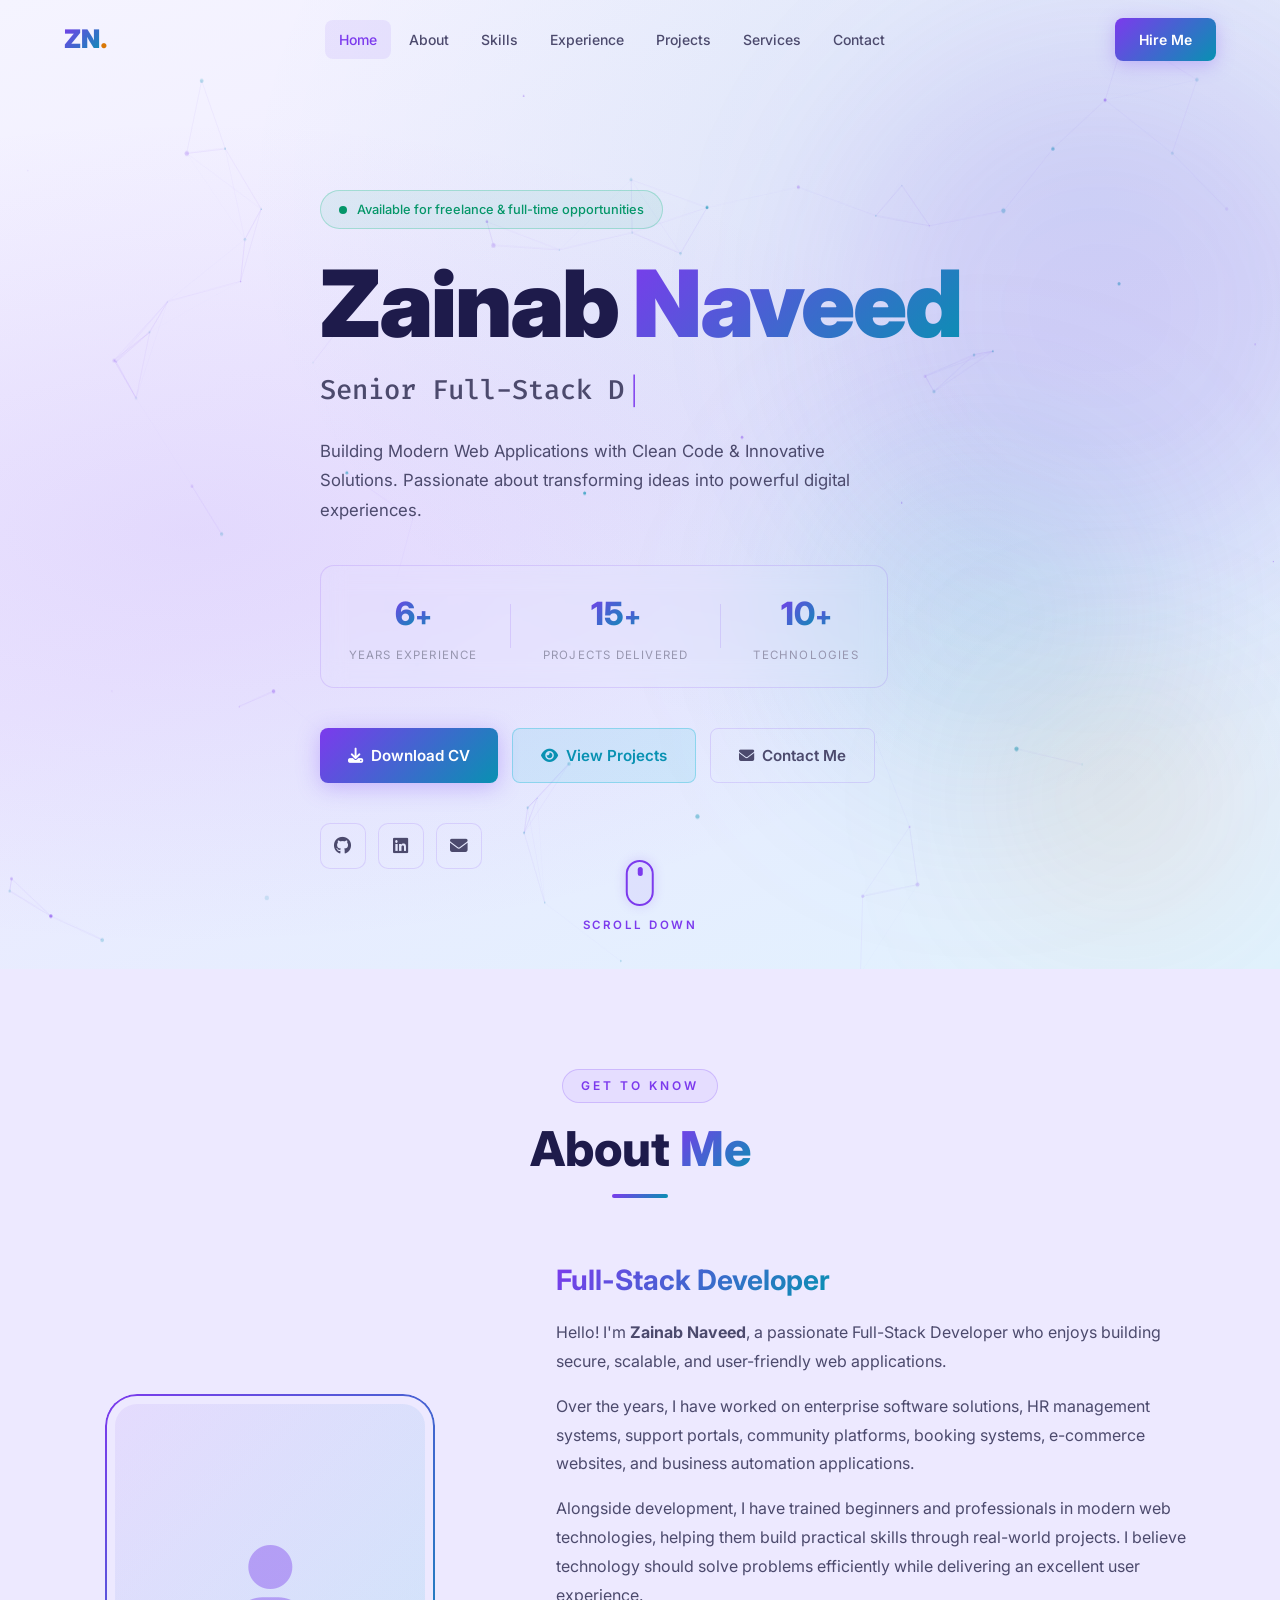
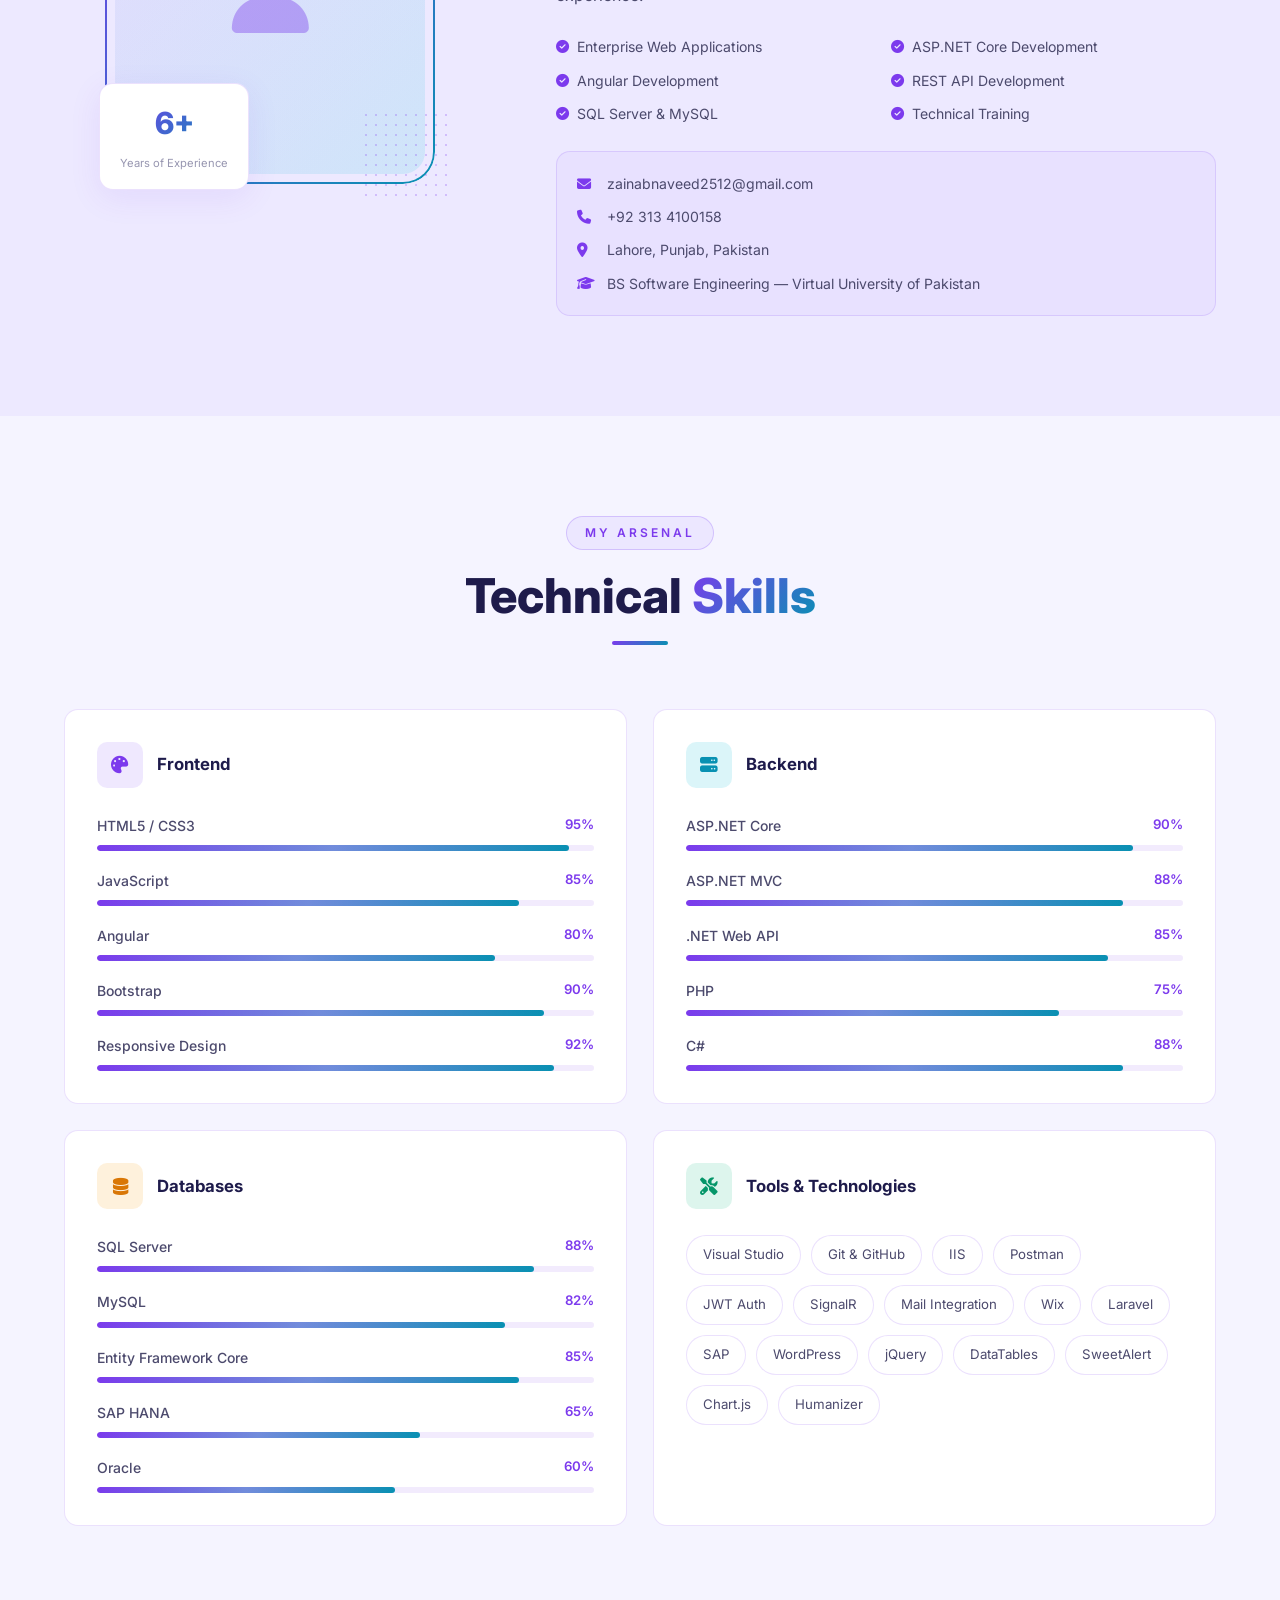
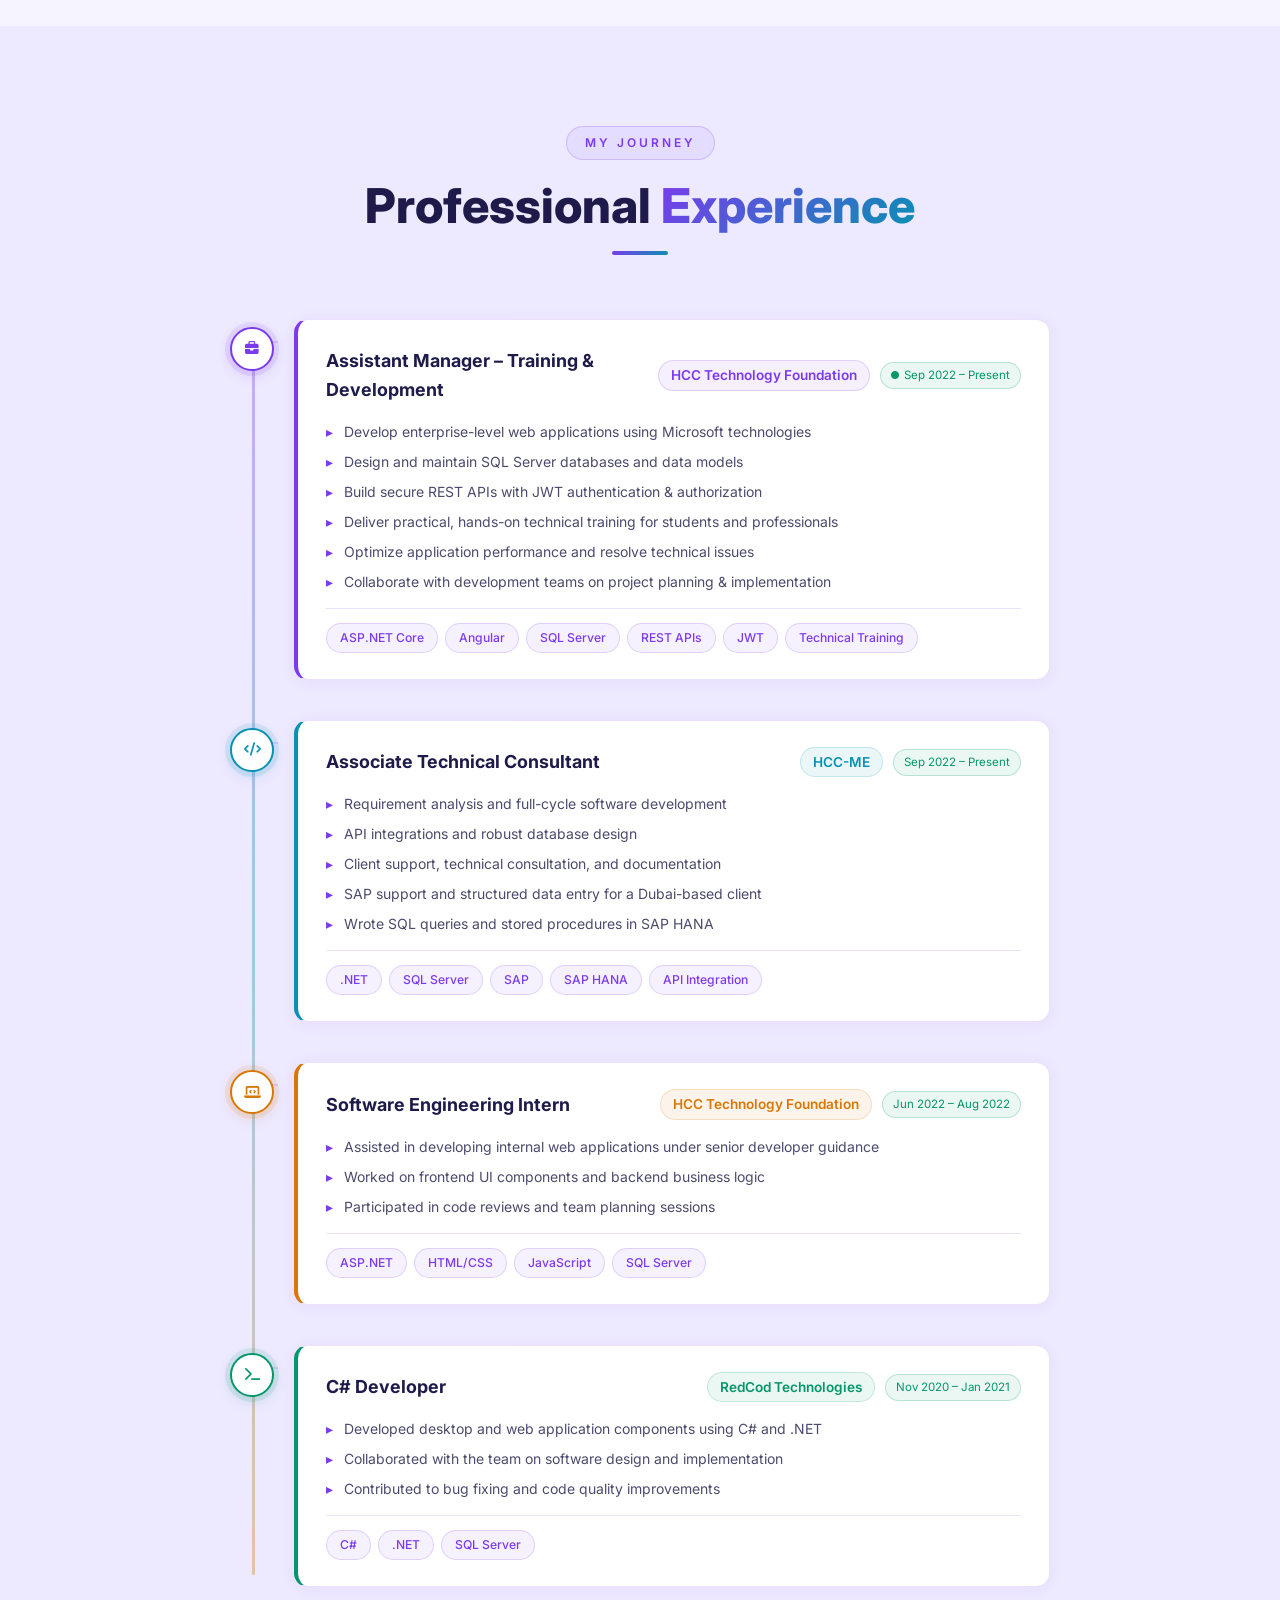
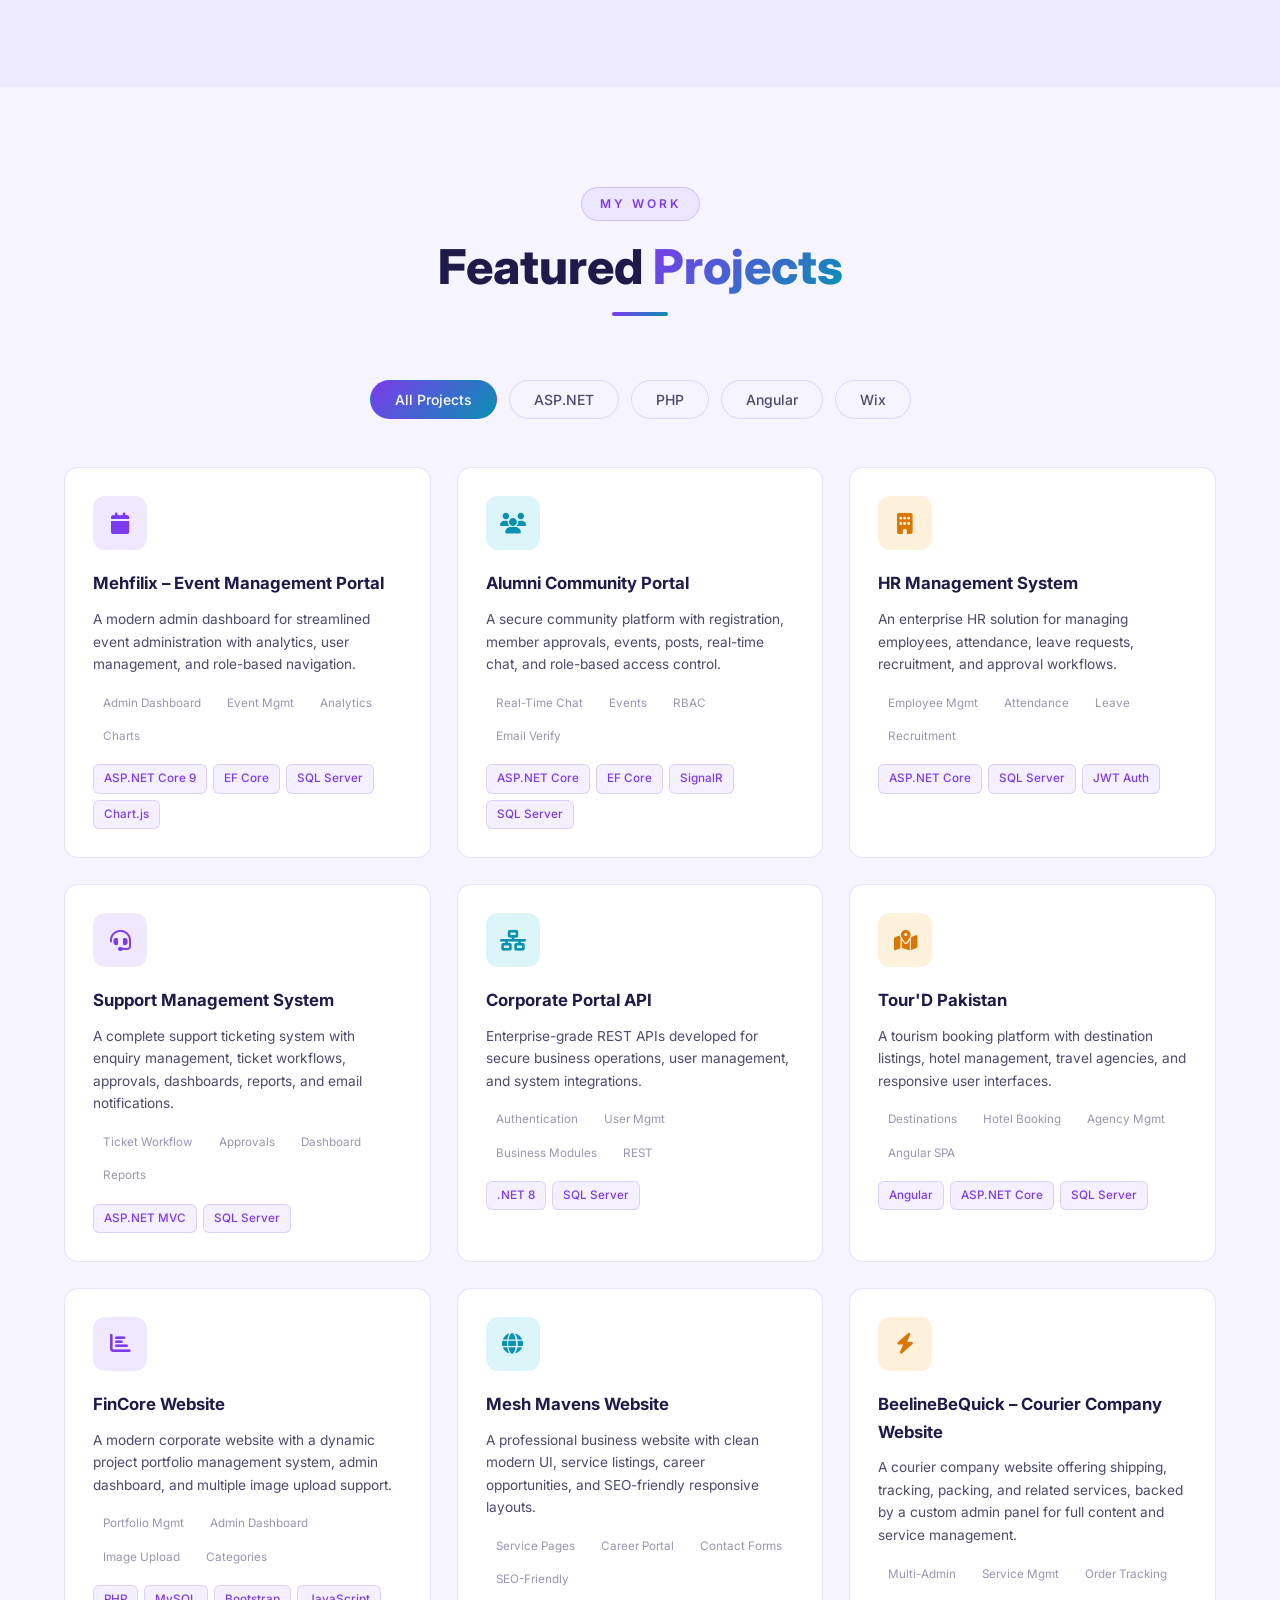
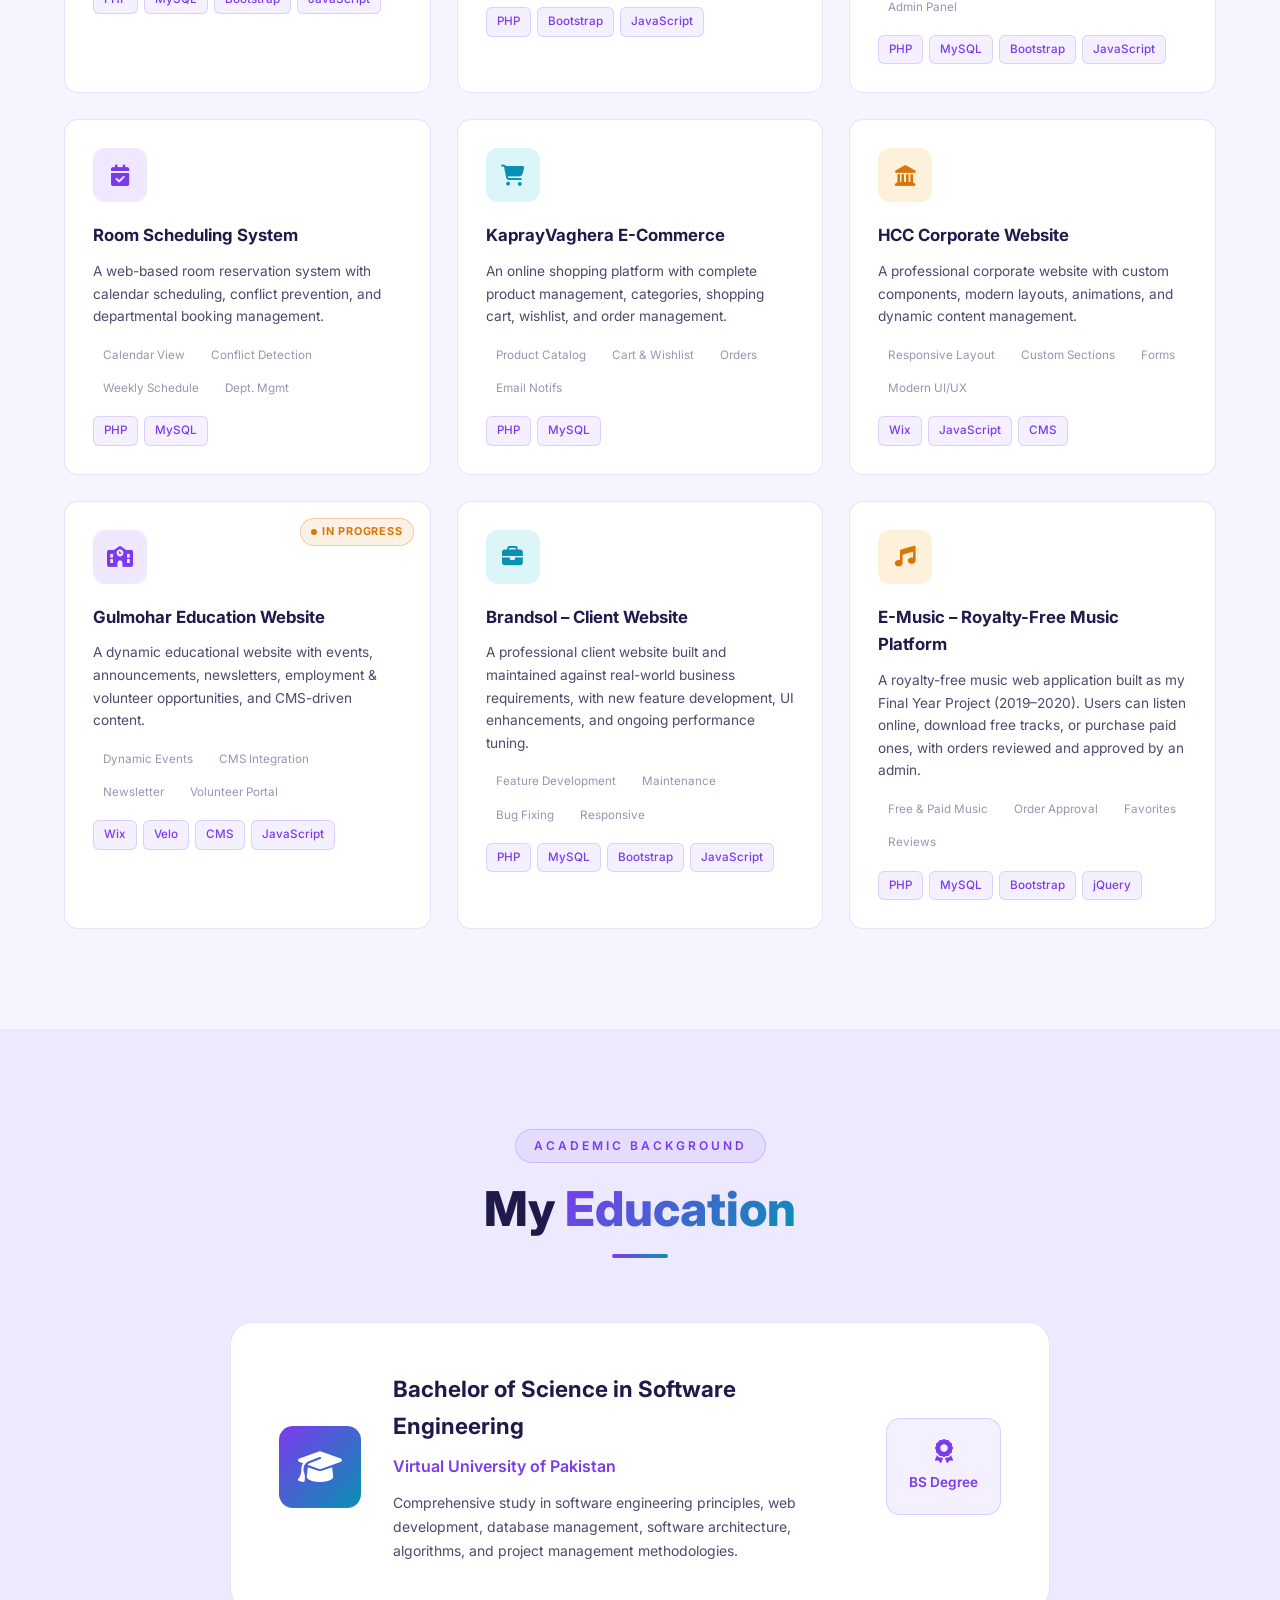
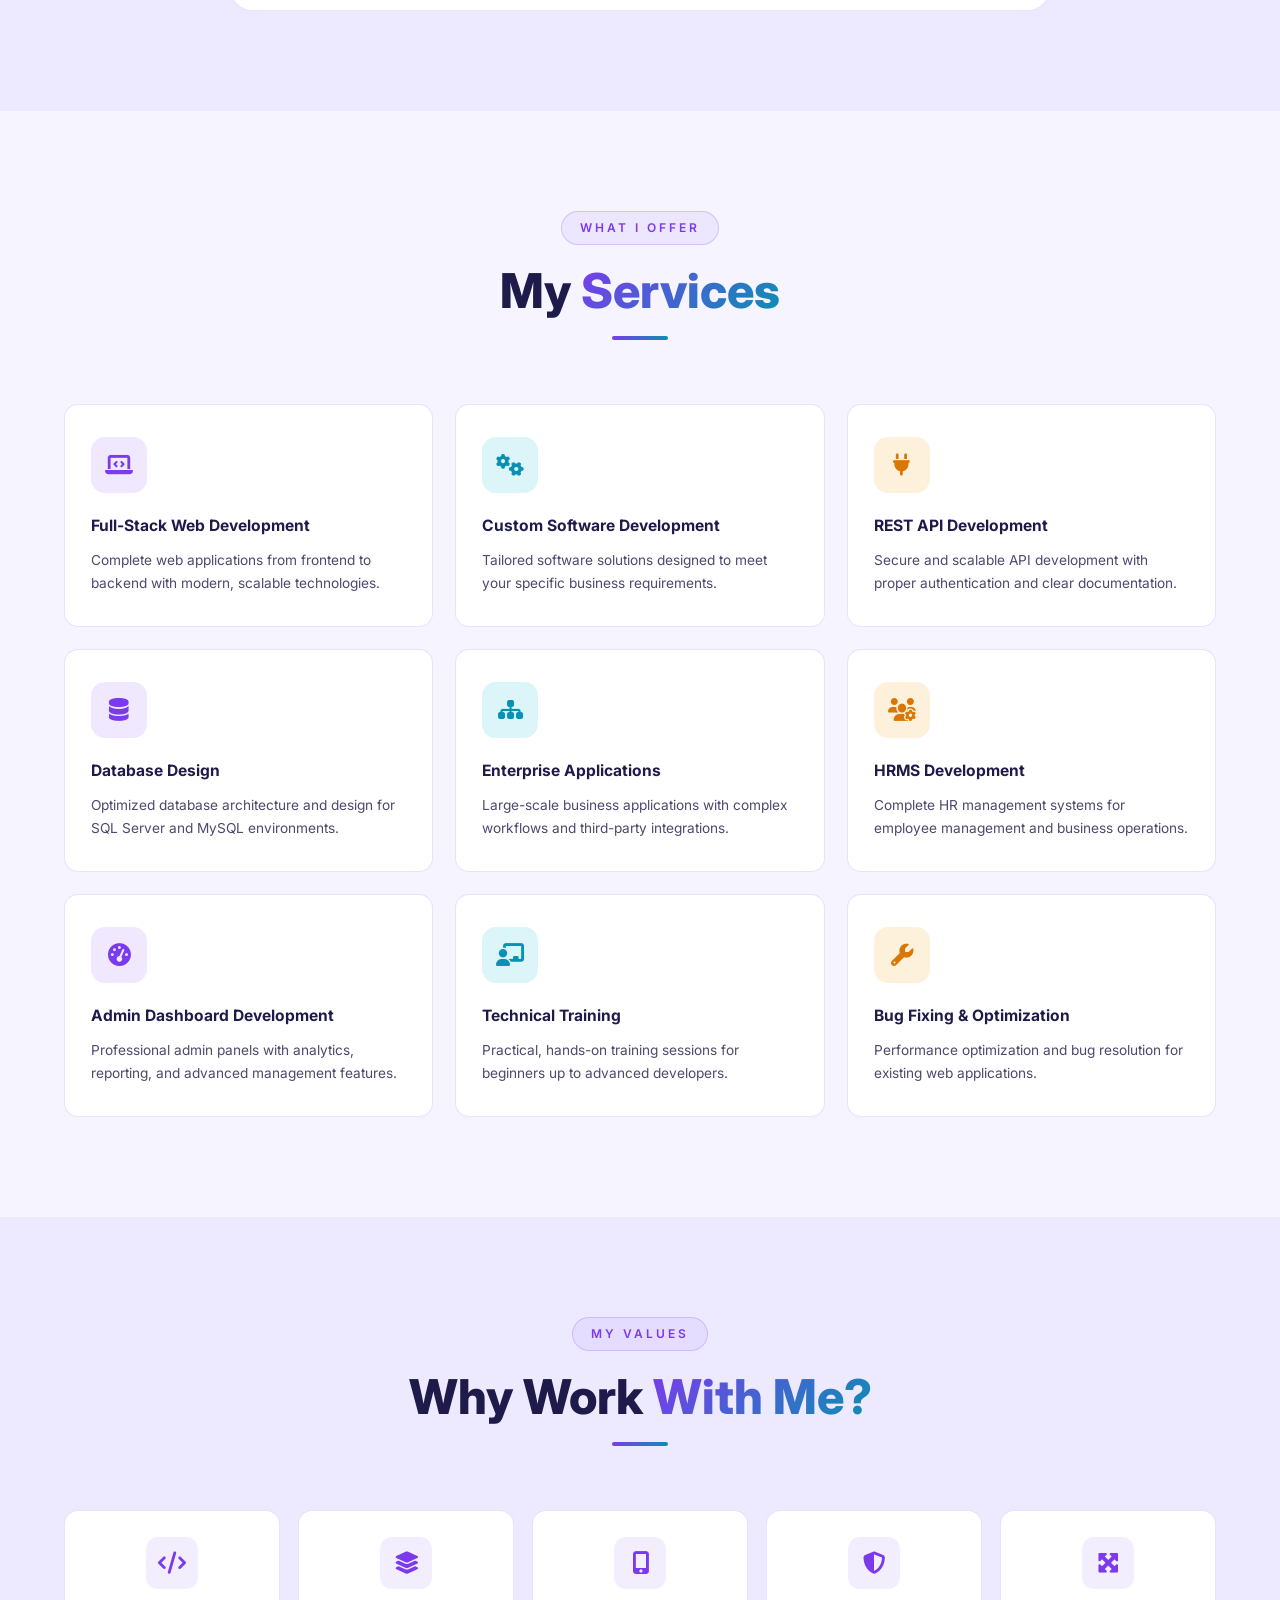
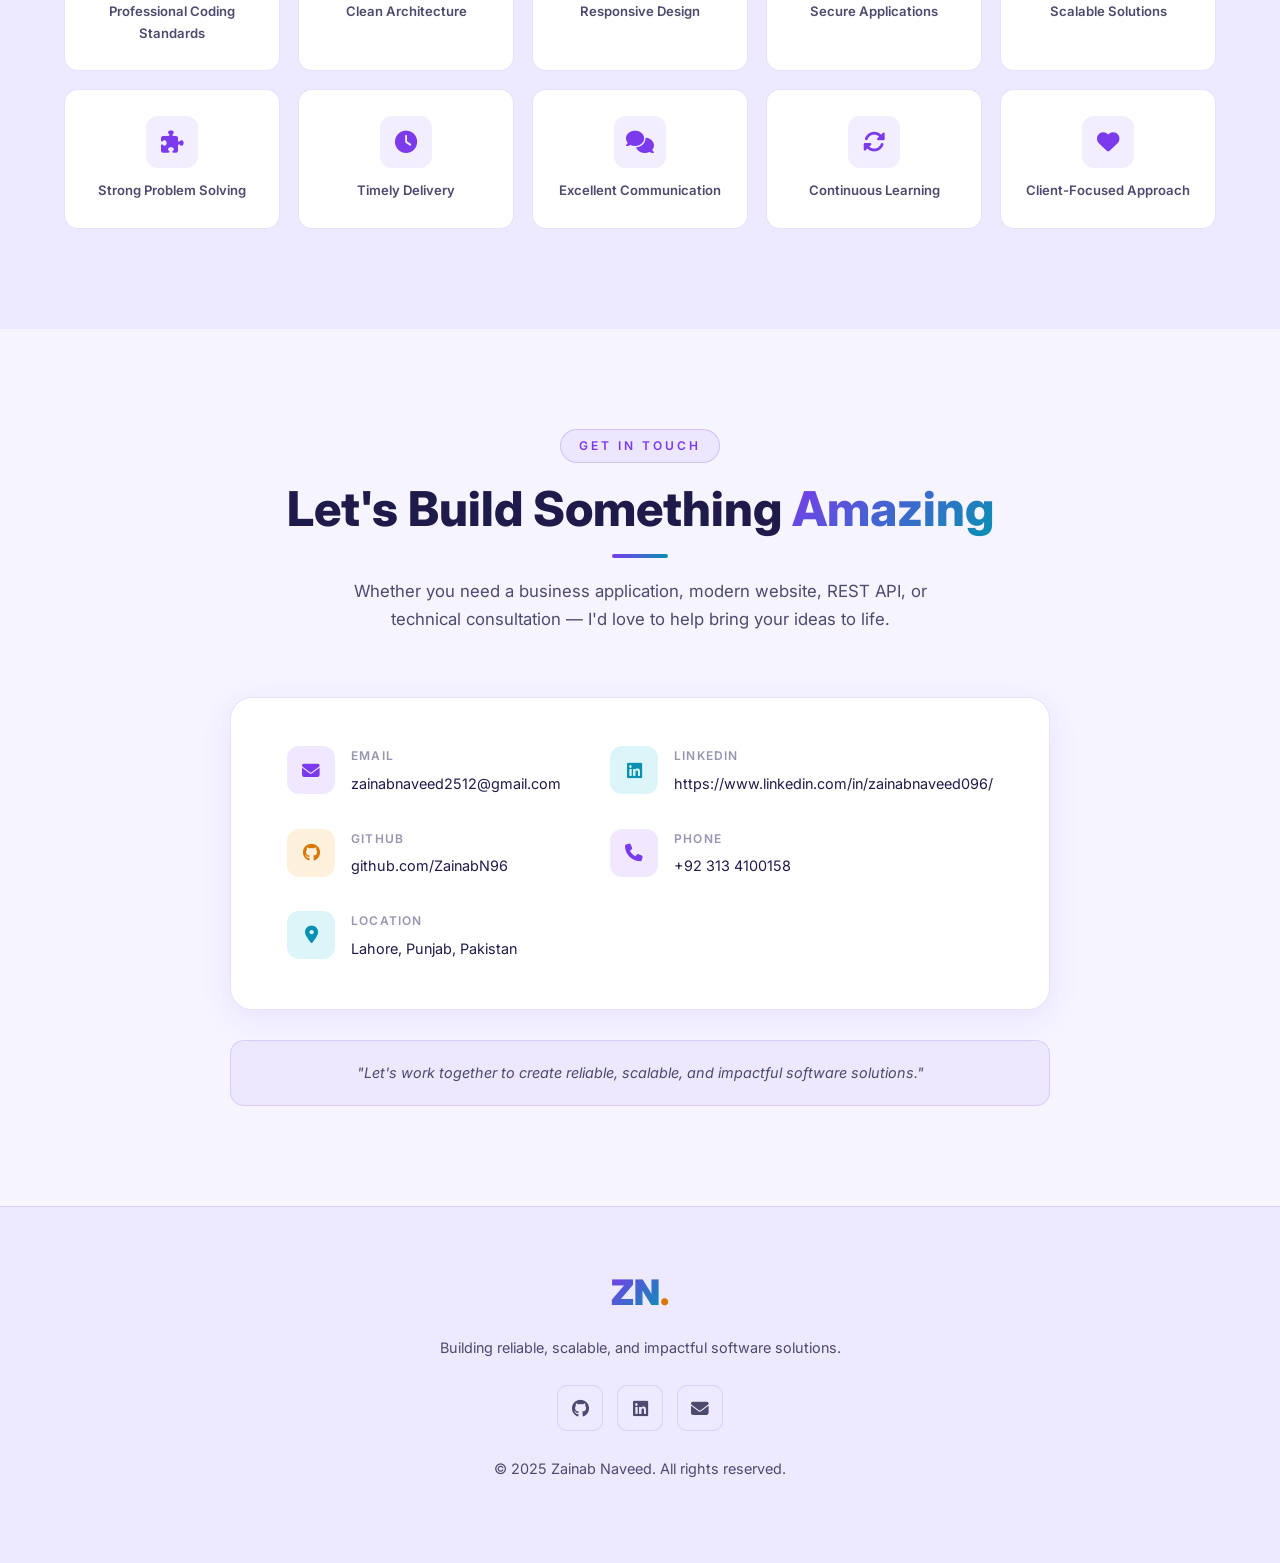
<file: index.html>
<!DOCTYPE html>
<html lang="en">
<head>
  <meta charset="UTF-8">
  <meta name="viewport" content="width=device-width, initial-scale=1.0">
  <title>Zainab Naveed | Full-Stack Developer</title>
  <link rel="stylesheet" href="https://cdnjs.cloudflare.com/ajax/libs/font-awesome/6.4.0/css/all.min.css">
  <link href="https://fonts.googleapis.com/css2?family=Inter:wght@300;400;500;600;700;800;900&family=Fira+Code:wght@400;500&display=swap" rel="stylesheet">
  <link rel="stylesheet" href="style.css">
</head>
<body>

  <!-- ===================== NAVBAR ===================== -->
  <nav class="navbar" id="navbar">
    <div class="container">
      <a href="#home" class="nav-logo">
        <span class="logo-text">ZN</span><span class="logo-dot">.</span>
      </a>
      <div class="nav-menu" id="navMenu">
        <a href="#home"       class="nav-link active">Home</a>
        <a href="#about"      class="nav-link">About</a>
        <a href="#skills"     class="nav-link">Skills</a>
        <a href="#experience" class="nav-link">Experience</a>
        <a href="#projects"   class="nav-link">Projects</a>
        <a href="#services"   class="nav-link">Services</a>
        <a href="#contact"    class="nav-link">Contact</a>
      </div>
      <div class="nav-actions">
        <a href="#contact" class="btn-hire">Hire Me</a>
        <button class="hamburger" id="hamburger" aria-label="Toggle menu">
          <span></span><span></span><span></span>
        </button>
      </div>
    </div>
  </nav>

  <!-- ===================== HERO ===================== -->
  <section class="hero" id="home">
    <canvas id="particles"></canvas>
    <div class="hero-shapes">
      <div class="shape shape-1"></div>
      <div class="shape shape-2"></div>
      <div class="shape shape-3"></div>
    </div>
    <div class="hero-content container">
      <div class="hero-badge animate-fade-up">
        <span class="badge-dot"></span>
        Available for freelance &amp; full-time opportunities
      </div>
      <h1 class="hero-name animate-fade-up delay-1">
        Zainab <span class="gradient-text">Naveed</span>
      </h1>
      <div class="hero-title animate-fade-up delay-2">
        <span id="typedText"></span><span class="cursor">|</span>
      </div>
      <p class="hero-description animate-fade-up delay-3">
        Building Modern Web Applications with Clean Code &amp; Innovative Solutions. Passionate about transforming ideas into powerful digital experiences.
      </p>
      <div class="hero-stats animate-fade-up delay-4">
        <div class="stat-item">
          <span class="stat-number" data-count="6">0</span><span class="stat-suffix">+</span>
          <span class="stat-label">Years Experience</span>
        </div>
        <div class="stat-divider"></div>
        <div class="stat-item">
          <span class="stat-number" data-count="15">0</span><span class="stat-suffix">+</span>
          <span class="stat-label">Projects Delivered</span>
        </div>
        <div class="stat-divider"></div>
        <div class="stat-item">
          <span class="stat-number" data-count="10">0</span><span class="stat-suffix">+</span>
          <span class="stat-label">Technologies</span>
        </div>
      </div>
      <div class="hero-buttons animate-fade-up delay-5">
        <a href="cv.html" target="_blank" class="btn-primary"><i class="fas fa-download"></i> Download CV</a>
        <a href="#projects" class="btn-secondary"><i class="fas fa-eye"></i> View Projects</a>
        <a href="#contact" class="btn-outline"><i class="fas fa-envelope"></i> Contact Me</a>
      </div>
      <div class="hero-socials animate-fade-up delay-6">
        <a href="https://github.com/ZainabN96" class="social-link" target="_blank" title="GitHub"><i class="fab fa-github"></i></a>
        <a href="https://linkedin.com/in/zainabnaveed096" class="social-link" target="_blank" title="LinkedIn"><i class="fab fa-linkedin"></i></a>
        <a href="mailto:zainabnaveed2512@gmail.com" class="social-link" title="Email"><i class="fas fa-envelope"></i></a>
      </div>
    </div>
    <div class="hero-scroll">
      <a href="#about">
        <div class="scroll-indicator"><div class="scroll-ball"></div></div>
        <span>Scroll Down</span>
      </a>
    </div>
  </section>

  <!-- ===================== ABOUT ===================== -->
  <section class="about" id="about">
    <div class="container">
      <div class="section-header">
        <span class="section-tag">Get To Know</span>
        <h2 class="section-title">About <span class="gradient-text">Me</span></h2>
        <div class="section-line"></div>
      </div>
      <div class="about-content">
        <div class="about-image reveal-left">
          <div class="image-wrapper">
            <div class="profile-placeholder"><i class="fas fa-user"></i></div>
            <div class="image-border"></div>
            <div class="image-dots"></div>
            <div class="experience-badge">
              <span class="exp-number">6+</span>
              <span class="exp-text">Years of Experience</span>
            </div>
          </div>
        </div>
        <div class="about-text reveal-right">
          <h3><span class="gradient-text">Full-Stack Developer</span></h3>
          <p>Hello! I'm <strong>Zainab Naveed</strong>, a passionate Full-Stack Developer who enjoys building secure, scalable, and user-friendly web applications.</p>
          <p>Over the years, I have worked on enterprise software solutions, HR management systems, support portals, community platforms, booking systems, e-commerce websites, and business automation applications.</p>
          <p>Alongside development, I have trained beginners and professionals in modern web technologies, helping them build practical skills through real-world projects. I believe technology should solve problems efficiently while delivering an excellent user experience.</p>
          <div class="about-highlights">
            <div class="highlight-item"><i class="fas fa-check-circle"></i><span>Enterprise Web Applications</span></div>
            <div class="highlight-item"><i class="fas fa-check-circle"></i><span>ASP.NET Core Development</span></div>
            <div class="highlight-item"><i class="fas fa-check-circle"></i><span>Angular Development</span></div>
            <div class="highlight-item"><i class="fas fa-check-circle"></i><span>REST API Development</span></div>
            <div class="highlight-item"><i class="fas fa-check-circle"></i><span>SQL Server &amp; MySQL</span></div>
            <div class="highlight-item"><i class="fas fa-check-circle"></i><span>Technical Training</span></div>
          </div>
          <div class="about-info">
            <div class="info-item"><i class="fas fa-envelope"></i><span>zainabnaveed2512@gmail.com</span></div>
            <div class="info-item"><i class="fas fa-phone"></i><span>+92 313 4100158</span></div>
            <div class="info-item"><i class="fas fa-map-marker-alt"></i><span>Lahore, Punjab, Pakistan</span></div>
            <div class="info-item"><i class="fas fa-graduation-cap"></i><span>BS Software Engineering — Virtual University of Pakistan</span></div>
          </div>
        </div>
      </div>
    </div>
  </section>

  <!-- ===================== SKILLS ===================== -->
  <section class="skills" id="skills">
    <div class="container">
      <div class="section-header">
        <span class="section-tag">My Arsenal</span>
        <h2 class="section-title">Technical <span class="gradient-text">Skills</span></h2>
        <div class="section-line"></div>
      </div>
      <div class="skills-grid">

        <div class="skill-category reveal-up">
          <div class="category-header">
            <div class="category-icon"><i class="fas fa-palette"></i></div>
            <h3>Frontend</h3>
          </div>
          <div class="skill-items">
            <div class="skill-item">
              <div class="skill-info"><span class="skill-name">HTML5 / CSS3</span><span class="skill-percent">95%</span></div>
              <div class="skill-bar"><div class="skill-fill" data-width="95"></div></div>
            </div>
            <div class="skill-item">
              <div class="skill-info"><span class="skill-name">JavaScript</span><span class="skill-percent">85%</span></div>
              <div class="skill-bar"><div class="skill-fill" data-width="85"></div></div>
            </div>
            <div class="skill-item">
              <div class="skill-info"><span class="skill-name">Angular</span><span class="skill-percent">80%</span></div>
              <div class="skill-bar"><div class="skill-fill" data-width="80"></div></div>
            </div>
            <div class="skill-item">
              <div class="skill-info"><span class="skill-name">Bootstrap</span><span class="skill-percent">90%</span></div>
              <div class="skill-bar"><div class="skill-fill" data-width="90"></div></div>
            </div>
            <div class="skill-item">
              <div class="skill-info"><span class="skill-name">Responsive Design</span><span class="skill-percent">92%</span></div>
              <div class="skill-bar"><div class="skill-fill" data-width="92"></div></div>
            </div>
          </div>
        </div>

        <div class="skill-category reveal-up delay-1">
          <div class="category-header">
            <div class="category-icon backend"><i class="fas fa-server"></i></div>
            <h3>Backend</h3>
          </div>
          <div class="skill-items">
            <div class="skill-item">
              <div class="skill-info"><span class="skill-name">ASP.NET Core</span><span class="skill-percent">90%</span></div>
              <div class="skill-bar"><div class="skill-fill" data-width="90"></div></div>
            </div>
            <div class="skill-item">
              <div class="skill-info"><span class="skill-name">ASP.NET MVC</span><span class="skill-percent">88%</span></div>
              <div class="skill-bar"><div class="skill-fill" data-width="88"></div></div>
            </div>
            <div class="skill-item">
              <div class="skill-info"><span class="skill-name">.NET Web API</span><span class="skill-percent">85%</span></div>
              <div class="skill-bar"><div class="skill-fill" data-width="85"></div></div>
            </div>
            <div class="skill-item">
              <div class="skill-info"><span class="skill-name">PHP</span><span class="skill-percent">75%</span></div>
              <div class="skill-bar"><div class="skill-fill" data-width="75"></div></div>
            </div>
            <div class="skill-item">
              <div class="skill-info"><span class="skill-name">C#</span><span class="skill-percent">88%</span></div>
              <div class="skill-bar"><div class="skill-fill" data-width="88"></div></div>
            </div>
          </div>
        </div>

        <div class="skill-category reveal-up delay-2">
          <div class="category-header">
            <div class="category-icon database"><i class="fas fa-database"></i></div>
            <h3>Databases</h3>
          </div>
          <div class="skill-items">
            <div class="skill-item">
              <div class="skill-info"><span class="skill-name">SQL Server</span><span class="skill-percent">88%</span></div>
              <div class="skill-bar"><div class="skill-fill" data-width="88"></div></div>
            </div>
            <div class="skill-item">
              <div class="skill-info"><span class="skill-name">MySQL</span><span class="skill-percent">82%</span></div>
              <div class="skill-bar"><div class="skill-fill" data-width="82"></div></div>
            </div>
            <div class="skill-item">
              <div class="skill-info"><span class="skill-name">Entity Framework Core</span><span class="skill-percent">85%</span></div>
              <div class="skill-bar"><div class="skill-fill" data-width="85"></div></div>
            </div>
            <div class="skill-item">
              <div class="skill-info"><span class="skill-name">SAP HANA</span><span class="skill-percent">65%</span></div>
              <div class="skill-bar"><div class="skill-fill" data-width="65"></div></div>
            </div>
            <div class="skill-item">
              <div class="skill-info"><span class="skill-name">Oracle</span><span class="skill-percent">60%</span></div>
              <div class="skill-bar"><div class="skill-fill" data-width="60"></div></div>
            </div>
          </div>
        </div>

        <div class="skill-category reveal-up delay-3">
          <div class="category-header">
            <div class="category-icon tools"><i class="fas fa-tools"></i></div>
            <h3>Tools &amp; Technologies</h3>
          </div>
          <div class="skill-tags">
            <span class="skill-tag">Visual Studio</span>
            <span class="skill-tag">Git &amp; GitHub</span>
            <span class="skill-tag">IIS</span>
            <span class="skill-tag">Postman</span>
            <span class="skill-tag">JWT Auth</span>
            <span class="skill-tag">SignalR</span>
            <span class="skill-tag">Mail Integration</span>
            <span class="skill-tag">Wix</span>
            <span class="skill-tag">Laravel</span>
            <span class="skill-tag">SAP</span>
            <span class="skill-tag">WordPress</span>
            <span class="skill-tag">jQuery</span>
            <span class="skill-tag">DataTables</span>
            <span class="skill-tag">SweetAlert</span>
            <span class="skill-tag">Chart.js</span>
            <span class="skill-tag">Humanizer</span>
          </div>
        </div>

      </div>
    </div>
  </section>

  <!-- ===================== EXPERIENCE ===================== -->
  <section class="experience" id="experience">
    <div class="container">
      <div class="section-header">
        <span class="section-tag">My Journey</span>
        <h2 class="section-title">Professional <span class="gradient-text">Experience</span></h2>
        <div class="section-line"></div>
      </div>
      <div class="timeline">

        <div class="timeline-item reveal-up">
          <div class="timeline-dot"><i class="fas fa-briefcase"></i></div>
          <div class="timeline-content">
            <div class="timeline-header">
              <h3>Assistant Manager – Training &amp; Development</h3>
              <span class="timeline-company">HCC Technology Foundation</span>
              <span class="timeline-period"><i class="fas fa-circle"></i> Sep 2022 – Present</span>
            </div>
            <ul class="timeline-list">
              <li>Develop enterprise-level web applications using Microsoft technologies</li>
              <li>Design and maintain SQL Server databases and data models</li>
              <li>Build secure REST APIs with JWT authentication &amp; authorization</li>
              <li>Deliver practical, hands-on technical training for students and professionals</li>
              <li>Optimize application performance and resolve technical issues</li>
              <li>Collaborate with development teams on project planning &amp; implementation</li>
            </ul>
            <div class="timeline-tech">
              <span>ASP.NET Core</span><span>Angular</span><span>SQL Server</span><span>REST APIs</span><span>JWT</span><span>Technical Training</span>
            </div>
          </div>
        </div>

        <div class="timeline-item reveal-up delay-1">
          <div class="timeline-dot secondary"><i class="fas fa-code"></i></div>
          <div class="timeline-content">
            <div class="timeline-header">
              <h3>Associate Technical Consultant</h3>
              <span class="timeline-company">HCC-ME</span>
              <span class="timeline-period">Sep 2022 – Present</span>
            </div>
            <ul class="timeline-list">
              <li>Requirement analysis and full-cycle software development</li>
              <li>API integrations and robust database design</li>
              <li>Client support, technical consultation, and documentation</li>
              <li>SAP support and structured data entry for a Dubai-based client</li>
              <li>Wrote SQL queries and stored procedures in SAP HANA</li>
            </ul>
            <div class="timeline-tech">
              <span>.NET</span><span>SQL Server</span><span>SAP</span><span>SAP HANA</span><span>API Integration</span>
            </div>
          </div>
        </div>

        <div class="timeline-item reveal-up delay-2">
          <div class="timeline-dot accent"><i class="fas fa-laptop-code"></i></div>
          <div class="timeline-content">
            <div class="timeline-header">
              <h3>Software Engineering Intern</h3>
              <span class="timeline-company">HCC Technology Foundation</span>
              <span class="timeline-period">Jun 2022 – Aug 2022</span>
            </div>
            <ul class="timeline-list">
              <li>Assisted in developing internal web applications under senior developer guidance</li>
              <li>Worked on frontend UI components and backend business logic</li>
              <li>Participated in code reviews and team planning sessions</li>
            </ul>
            <div class="timeline-tech">
              <span>ASP.NET</span><span>HTML/CSS</span><span>JavaScript</span><span>SQL Server</span>
            </div>
          </div>
        </div>

        <div class="timeline-item reveal-up">
          <div class="timeline-dot success"><i class="fas fa-terminal"></i></div>
          <div class="timeline-content">
            <div class="timeline-header">
              <h3>C# Developer</h3>
              <span class="timeline-company">RedCod Technologies</span>
              <span class="timeline-period">Nov 2020 – Jan 2021</span>
            </div>
            <ul class="timeline-list">
              <li>Developed desktop and web application components using C# and .NET</li>
              <li>Collaborated with the team on software design and implementation</li>
              <li>Contributed to bug fixing and code quality improvements</li>
            </ul>
            <div class="timeline-tech">
              <span>C#</span><span>.NET</span><span>SQL Server</span>
            </div>
          </div>
        </div>

      </div>
    </div>
  </section>

  <!-- ===================== PROJECTS ===================== -->
  <section class="projects" id="projects">
    <div class="container">
      <div class="section-header">
        <span class="section-tag">My Work</span>
        <h2 class="section-title">Featured <span class="gradient-text">Projects</span></h2>
        <div class="section-line"></div>
      </div>
      <div class="projects-filter">
        <button class="filter-btn active" data-filter="all">All Projects</button>
        <button class="filter-btn" data-filter="aspnet">ASP.NET</button>
        <button class="filter-btn" data-filter="php">PHP</button>
        <button class="filter-btn" data-filter="angular">Angular</button>
        <button class="filter-btn" data-filter="wix">Wix</button>
      </div>
      <div class="projects-grid">

        <!-- Mehfilix -->
        <div class="project-card reveal-up" data-category="aspnet">
          <div class="project-icon"><i class="fas fa-calendar"></i></div>
          <div class="project-content">
            <h3>Mehfilix – Event Management Portal</h3>
            <p>A modern admin dashboard for streamlined event administration with analytics, user management, and role-based navigation.</p>
            <div class="project-features">
              <span>Admin Dashboard</span><span>Event Mgmt</span><span>Analytics</span><span>Charts</span>
            </div>
            <div class="project-tech">
              <span class="tech-badge">ASP.NET Core 9</span>
              <span class="tech-badge">EF Core</span>
              <span class="tech-badge">SQL Server</span>
              <span class="tech-badge">Chart.js</span>
            </div>
          </div>
          <div class="project-overlay">
            <div class="overlay-content">
              <h4>Mehfilix Features</h4>
              <ul>
                <li>Monthly &amp; Annual Statistics</li>
                <li>Revenue &amp; Performance Charts</li>
                <li>Task Progress Tracking</li>
                <li>Notifications &amp; Alerts</li>
                <li>Role-Based Navigation</li>
              </ul>
            </div>
          </div>
        </div>

        <!-- Alumni Community Portal -->
        <div class="project-card reveal-up delay-1" data-category="aspnet">
          <div class="project-icon secondary"><i class="fas fa-users"></i></div>
          <div class="project-content">
            <h3>Alumni Community Portal</h3>
            <p>A secure community platform with registration, member approvals, events, posts, real-time chat, and role-based access control.</p>
            <div class="project-features">
              <span>Real-Time Chat</span><span>Events</span><span>RBAC</span><span>Email Verify</span>
            </div>
            <div class="project-tech">
              <span class="tech-badge">ASP.NET Core</span>
              <span class="tech-badge">EF Core</span>
              <span class="tech-badge">SignalR</span>
              <span class="tech-badge">SQL Server</span>
            </div>
          </div>
          <div class="project-overlay">
            <div class="overlay-content">
              <h4>Alumni Portal</h4>
              <ul>
                <li>Member Approval System</li>
                <li>Posts &amp; Comments</li>
                <li>Real-Time Notifications</li>
                <li>User Profiles &amp; RBAC</li>
              </ul>
            </div>
          </div>
        </div>

        <!-- HRMS -->
        <div class="project-card reveal-up delay-2" data-category="aspnet">
          <div class="project-icon accent"><i class="fas fa-building"></i></div>
          <div class="project-content">
            <h3>HR Management System</h3>
            <p>An enterprise HR solution for managing employees, attendance, leave requests, recruitment, and approval workflows.</p>
            <div class="project-features">
              <span>Employee Mgmt</span><span>Attendance</span><span>Leave</span><span>Recruitment</span>
            </div>
            <div class="project-tech">
              <span class="tech-badge">ASP.NET Core</span>
              <span class="tech-badge">SQL Server</span>
              <span class="tech-badge">JWT Auth</span>
            </div>
          </div>
          <div class="project-overlay">
            <div class="overlay-content">
              <h4>HRMS Features</h4>
              <ul>
                <li>Approval Workflow Engine</li>
                <li>JWT Authentication</li>
                <li>Reporting &amp; Analytics</li>
              </ul>
            </div>
          </div>
        </div>

        <!-- Support Management -->
        <div class="project-card reveal-up" data-category="aspnet">
          <div class="project-icon"><i class="fas fa-headset"></i></div>
          <div class="project-content">
            <h3>Support Management System</h3>
            <p>A complete support ticketing system with enquiry management, ticket workflows, approvals, dashboards, reports, and email notifications.</p>
            <div class="project-features">
              <span>Ticket Workflow</span><span>Approvals</span><span>Dashboard</span><span>Reports</span>
            </div>
            <div class="project-tech">
              <span class="tech-badge">ASP.NET MVC</span>
              <span class="tech-badge">SQL Server</span>
            </div>
          </div>
        </div>

        <!-- Corporate Portal API -->
        <div class="project-card reveal-up delay-1" data-category="aspnet">
          <div class="project-icon secondary"><i class="fas fa-network-wired"></i></div>
          <div class="project-content">
            <h3>Corporate Portal API</h3>
            <p>Enterprise-grade REST APIs developed for secure business operations, user management, and system integrations.</p>
            <div class="project-features">
              <span>Authentication</span><span>User Mgmt</span><span>Business Modules</span><span>REST</span>
            </div>
            <div class="project-tech">
              <span class="tech-badge">.NET 8</span>
              <span class="tech-badge">SQL Server</span>
            </div>
          </div>
        </div>

        <!-- Tour'D Pakistan -->
        <div class="project-card reveal-up delay-2" data-category="angular aspnet">
          <div class="project-icon accent"><i class="fas fa-map-marked-alt"></i></div>
          <div class="project-content">
            <h3>Tour'D Pakistan</h3>
            <p>A tourism booking platform with destination listings, hotel management, travel agencies, and responsive user interfaces.</p>
            <div class="project-features">
              <span>Destinations</span><span>Hotel Booking</span><span>Agency Mgmt</span><span>Angular SPA</span>
            </div>
            <div class="project-tech">
              <span class="tech-badge">Angular</span>
              <span class="tech-badge">ASP.NET Core</span>
              <span class="tech-badge">SQL Server</span>
            </div>
          </div>
          <div class="project-overlay">
            <div class="overlay-content">
              <h4>Tourism Platform</h4>
              <ul>
                <li>Full booking management</li>
                <li>Angular SPA frontend</li>
                <li>Responsive for all devices</li>
              </ul>
            </div>
          </div>
        </div>

        <!-- FinCore -->
        <div class="project-card reveal-up" data-category="php">
          <div class="project-icon"><i class="fas fa-chart-bar"></i></div>
          <div class="project-content">
            <h3>FinCore Website</h3>
            <p>A modern corporate website with a dynamic project portfolio management system, admin dashboard, and multiple image upload support.</p>
            <div class="project-features">
              <span>Portfolio Mgmt</span><span>Admin Dashboard</span><span>Image Upload</span><span>Categories</span>
            </div>
            <div class="project-tech">
              <span class="tech-badge">PHP</span>
              <span class="tech-badge">MySQL</span>
              <span class="tech-badge">Bootstrap</span>
              <span class="tech-badge">JavaScript</span>
            </div>
          </div>
          <div class="project-overlay">
            <div class="overlay-content">
              <h4>FinCore Features</h4>
              <ul>
                <li>Dynamic Project Portfolio</li>
                <li>Client &amp; Location Details</li>
                <li>Project Status Management</li>
                <li>Responsive Design</li>
              </ul>
            </div>
          </div>
        </div>

        <!-- Mesh Mavens -->
        <div class="project-card reveal-up delay-1" data-category="php">
          <div class="project-icon secondary"><i class="fas fa-globe"></i></div>
          <div class="project-content">
            <h3>Mesh Mavens Website</h3>
            <p>A professional business website with clean modern UI, service listings, career opportunities, and SEO-friendly responsive layouts.</p>
            <div class="project-features">
              <span>Service Pages</span><span>Career Portal</span><span>Contact Forms</span><span>SEO-Friendly</span>
            </div>
            <div class="project-tech">
              <span class="tech-badge">PHP</span>
              <span class="tech-badge">Bootstrap</span>
              <span class="tech-badge">JavaScript</span>
            </div>
          </div>
        </div>

        <!-- BeelineBeQuick -->
        <div class="project-card reveal-up delay-2" data-category="php">
          <div class="project-icon accent"><i class="fas fa-bolt"></i></div>
          <div class="project-content">
            <h3>BeelineBeQuick – Courier Company Website</h3>
            <p>A courier company website offering shipping, tracking, packing, and related services, backed by a custom admin panel for full content and service management.</p>
            <div class="project-features">
              <span>Multi-Admin</span><span>Service Mgmt</span><span>Order Tracking</span><span>Admin Panel</span>
            </div>
            <div class="project-tech">
              <span class="tech-badge">PHP</span>
              <span class="tech-badge">MySQL</span>
              <span class="tech-badge">Bootstrap</span>
              <span class="tech-badge">JavaScript</span>
            </div>
          </div>
          <div class="project-overlay">
            <div class="overlay-content">
              <h4>BeelineBeQuick Features</h4>
              <ul>
                <li>Add, Edit &amp; Delete Services</li>
                <li>Multiple Admin Accounts</li>
                <li>Shipping, Tracking &amp; Packing Services</li>
                <li>Admin Panel &amp; Database Design</li>
              </ul>
            </div>
          </div>
        </div>

        <!-- Room Scheduling -->
        <div class="project-card reveal-up" data-category="php">
          <div class="project-icon"><i class="fas fa-calendar-check"></i></div>
          <div class="project-content">
            <h3>Room Scheduling System</h3>
            <p>A web-based room reservation system with calendar scheduling, conflict prevention, and departmental booking management.</p>
            <div class="project-features">
              <span>Calendar View</span><span>Conflict Detection</span><span>Weekly Schedule</span><span>Dept. Mgmt</span>
            </div>
            <div class="project-tech">
              <span class="tech-badge">PHP</span>
              <span class="tech-badge">MySQL</span>
            </div>
          </div>
        </div>

        <!-- KaprayVaghera E-Commerce -->
        <div class="project-card reveal-up delay-1" data-category="php">
          <div class="project-icon secondary"><i class="fas fa-shopping-cart"></i></div>
          <div class="project-content">
            <h3>KaprayVaghera E-Commerce</h3>
            <p>An online shopping platform with complete product management, categories, shopping cart, wishlist, and order management.</p>
            <div class="project-features">
              <span>Product Catalog</span><span>Cart &amp; Wishlist</span><span>Orders</span><span>Email Notifs</span>
            </div>
            <div class="project-tech">
              <span class="tech-badge">PHP</span>
              <span class="tech-badge">MySQL</span>
            </div>
          </div>
        </div>

        <!-- HCC Corporate Website -->
        <div class="project-card reveal-up delay-2" data-category="wix">
          <div class="project-icon accent"><i class="fas fa-landmark"></i></div>
          <div class="project-content">
            <h3>HCC Corporate Website</h3>
            <p>A professional corporate website with custom components, modern layouts, animations, and dynamic content management.</p>
            <div class="project-features">
              <span>Responsive Layout</span><span>Custom Sections</span><span>Forms</span><span>Modern UI/UX</span>
            </div>
            <div class="project-tech">
              <span class="tech-badge">Wix</span>
              <span class="tech-badge">JavaScript</span>
              <span class="tech-badge">CMS</span>
            </div>
          </div>
        </div>

        <!-- Gulmohar Education -->
        <div class="project-card reveal-up" data-category="wix">
          <div class="project-status-badge">In Progress</div>
          <div class="project-icon"><i class="fas fa-school"></i></div>
          <div class="project-content">
            <h3>Gulmohar Education Website</h3>
            <p>A dynamic educational website with events, announcements, newsletters, employment &amp; volunteer opportunities, and CMS-driven content.</p>
            <div class="project-features">
              <span>Dynamic Events</span><span>CMS Integration</span><span>Newsletter</span><span>Volunteer Portal</span>
            </div>
            <div class="project-tech">
              <span class="tech-badge">Wix</span>
              <span class="tech-badge">Velo</span>
              <span class="tech-badge">CMS</span>
              <span class="tech-badge">JavaScript</span>
            </div>
          </div>
          <div class="project-overlay">
            <div class="overlay-content">
              <h4>Gulmohar Features</h4>
              <ul>
                <li>Dynamic Events &amp; Announcements</li>
                <li>Employment Opportunities</li>
                <li>Newsletter Section</li>
                <li>Responsive Design</li>
              </ul>
            </div>
          </div>
        </div>

        <!-- Brandsol -->
        <div class="project-card reveal-up delay-1" data-category="php">
          <div class="project-icon secondary"><i class="fas fa-briefcase"></i></div>
          <div class="project-content">
            <h3>Brandsol – Client Website</h3>
            <p>A professional client website built and maintained against real-world business requirements, with new feature development, UI enhancements, and ongoing performance tuning.</p>
            <div class="project-features">
              <span>Feature Development</span><span>Maintenance</span><span>Bug Fixing</span><span>Responsive</span>
            </div>
            <div class="project-tech">
              <span class="tech-badge">PHP</span>
              <span class="tech-badge">MySQL</span>
              <span class="tech-badge">Bootstrap</span>
              <span class="tech-badge">JavaScript</span>
            </div>
          </div>
          <div class="project-overlay">
            <div class="overlay-content">
              <h4>My Responsibilities</h4>
              <ul>
                <li>Frontend Development &amp; UI Improvements</li>
                <li>Website Maintenance &amp; Content Updates</li>
                <li>Bug Fixing &amp; Performance Optimization</li>
                <li>Responsive Design</li>
                <li>Cross-Browser Compatibility</li>
              </ul>
            </div>
          </div>
        </div>

        <!-- E-Music -->
        <div class="project-card reveal-up delay-2" data-category="php">
          <div class="project-icon accent"><i class="fas fa-music"></i></div>
          <div class="project-content">
            <h3>E-Music – Royalty-Free Music Platform</h3>
            <p>A royalty-free music web application built as my Final Year Project (2019–2020). Users can listen online, download free tracks, or purchase paid ones, with orders reviewed and approved by an admin.</p>
            <div class="project-features">
              <span>Free &amp; Paid Music</span><span>Order Approval</span><span>Favorites</span><span>Reviews</span>
            </div>
            <div class="project-tech">
              <span class="tech-badge">PHP</span>
              <span class="tech-badge">MySQL</span>
              <span class="tech-badge">Bootstrap</span>
              <span class="tech-badge">jQuery</span>
            </div>
          </div>
          <div class="project-overlay">
            <div class="overlay-content">
              <h4>E-Music Features</h4>
              <ul>
                <li>Free Downloads &amp; Paid Purchases</li>
                <li>Admin Approves / Declines Orders</li>
                <li>Multiple Admins &amp; Category Management</li>
                <li>Favorites List &amp; Song Reviews</li>
                <li>Online Streaming for All Users</li>
              </ul>
            </div>
          </div>
        </div>

      </div>
    </div>
  </section>

  <!-- ===================== EDUCATION ===================== -->
  <section class="education" id="education">
    <div class="container">
      <div class="section-header">
        <span class="section-tag">Academic Background</span>
        <h2 class="section-title">My <span class="gradient-text">Education</span></h2>
        <div class="section-line"></div>
      </div>
      <div class="education-card reveal-up">
        <div class="edu-icon"><i class="fas fa-graduation-cap"></i></div>
        <div class="edu-content">
          <h3>Bachelor of Science in Software Engineering</h3>
          <span class="edu-institution">Virtual University of Pakistan</span>
          <p>Comprehensive study in software engineering principles, web development, database management, software architecture, algorithms, and project management methodologies.</p>
        </div>
        <div class="edu-badge">
          <i class="fas fa-award"></i>
          <span>BS Degree</span>
        </div>
      </div>
    </div>
  </section>

  <!-- ===================== SERVICES ===================== -->
  <section class="services" id="services">
    <div class="container">
      <div class="section-header">
        <span class="section-tag">What I Offer</span>
        <h2 class="section-title">My <span class="gradient-text">Services</span></h2>
        <div class="section-line"></div>
      </div>
      <div class="services-grid">
        <div class="service-card reveal-up">
          <div class="service-icon"><i class="fas fa-laptop-code"></i></div>
          <h3>Full-Stack Web Development</h3>
          <p>Complete web applications from frontend to backend with modern, scalable technologies.</p>
        </div>
        <div class="service-card reveal-up delay-1">
          <div class="service-icon secondary"><i class="fas fa-cogs"></i></div>
          <h3>Custom Software Development</h3>
          <p>Tailored software solutions designed to meet your specific business requirements.</p>
        </div>
        <div class="service-card reveal-up delay-2">
          <div class="service-icon accent"><i class="fas fa-plug"></i></div>
          <h3>REST API Development</h3>
          <p>Secure and scalable API development with proper authentication and clear documentation.</p>
        </div>
        <div class="service-card reveal-up">
          <div class="service-icon"><i class="fas fa-database"></i></div>
          <h3>Database Design</h3>
          <p>Optimized database architecture and design for SQL Server and MySQL environments.</p>
        </div>
        <div class="service-card reveal-up delay-1">
          <div class="service-icon secondary"><i class="fas fa-sitemap"></i></div>
          <h3>Enterprise Applications</h3>
          <p>Large-scale business applications with complex workflows and third-party integrations.</p>
        </div>
        <div class="service-card reveal-up delay-2">
          <div class="service-icon accent"><i class="fas fa-users-cog"></i></div>
          <h3>HRMS Development</h3>
          <p>Complete HR management systems for employee management and business operations.</p>
        </div>
        <div class="service-card reveal-up">
          <div class="service-icon"><i class="fas fa-tachometer-alt"></i></div>
          <h3>Admin Dashboard Development</h3>
          <p>Professional admin panels with analytics, reporting, and advanced management features.</p>
        </div>
        <div class="service-card reveal-up delay-1">
          <div class="service-icon secondary"><i class="fas fa-chalkboard-teacher"></i></div>
          <h3>Technical Training</h3>
          <p>Practical, hands-on training sessions for beginners up to advanced developers.</p>
        </div>
        <div class="service-card reveal-up delay-2">
          <div class="service-icon accent"><i class="fas fa-wrench"></i></div>
          <h3>Bug Fixing &amp; Optimization</h3>
          <p>Performance optimization and bug resolution for existing web applications.</p>
        </div>
      </div>
    </div>
  </section>

  <!-- ===================== WHY ME ===================== -->
  <section class="why-me">
    <div class="container">
      <div class="section-header">
        <span class="section-tag">My Values</span>
        <h2 class="section-title">Why Work <span class="gradient-text">With Me?</span></h2>
        <div class="section-line"></div>
      </div>
      <div class="why-grid">
        <div class="why-item reveal-up">          <i class="fas fa-code"></i><span>Professional Coding Standards</span></div>
        <div class="why-item reveal-up delay-1">  <i class="fas fa-layer-group"></i><span>Clean Architecture</span></div>
        <div class="why-item reveal-up delay-2">  <i class="fas fa-mobile-alt"></i><span>Responsive Design</span></div>
        <div class="why-item reveal-up">          <i class="fas fa-shield-alt"></i><span>Secure Applications</span></div>
        <div class="why-item reveal-up delay-1">  <i class="fas fa-expand-arrows-alt"></i><span>Scalable Solutions</span></div>
        <div class="why-item reveal-up delay-2">  <i class="fas fa-puzzle-piece"></i><span>Strong Problem Solving</span></div>
        <div class="why-item reveal-up">          <i class="fas fa-clock"></i><span>Timely Delivery</span></div>
        <div class="why-item reveal-up delay-1">  <i class="fas fa-comments"></i><span>Excellent Communication</span></div>
        <div class="why-item reveal-up delay-2">  <i class="fas fa-sync-alt"></i><span>Continuous Learning</span></div>
        <div class="why-item reveal-up">          <i class="fas fa-heart"></i><span>Client-Focused Approach</span></div>
      </div>
    </div>
  </section>

  <!-- ===================== CONTACT ===================== -->
  <section class="contact" id="contact">
    <div class="container">
      <div class="section-header">
        <span class="section-tag">Get In Touch</span>
        <h2 class="section-title">Let's Build Something <span class="gradient-text">Amazing</span></h2>
        <div class="section-line"></div>
        <p class="section-desc">Whether you need a business application, modern website, REST API, or technical consultation — I'd love to help bring your ideas to life.</p>
      </div>
      <div class="contact-wrapper">
        <div class="contact-info reveal-left">
          <div class="contact-card">
            <div class="contact-item">
              <div class="contact-icon"><i class="fas fa-envelope"></i></div>
              <div class="contact-details">
                <h4>Email</h4>
                <a href="mailto:zainabnaveed2512@gmail.com">zainabnaveed2512@gmail.com</a>
              </div>
            </div>
            <div class="contact-item">
              <div class="contact-icon secondary"><i class="fab fa-linkedin"></i></div>
              <div class="contact-details">
                <h4>LinkedIn</h4>
                <a href="https://www.linkedin.com/in/zainabnaveed096/" target="_blank">https://www.linkedin.com/in/zainabnaveed096/</a>
              </div>
            </div>
            <div class="contact-item">
              <div class="contact-icon accent"><i class="fab fa-github"></i></div>
              <div class="contact-details">
                <h4>GitHub</h4>
                <a href="https://github.com/ZainabN96" target="_blank">github.com/ZainabN96</a>
              </div>
            </div>
            <div class="contact-item">
              <div class="contact-icon"><i class="fas fa-phone"></i></div>
              <div class="contact-details">
                <h4>Phone</h4>
                <a href="tel:+923134100158">+92 313 4100158</a>
              </div>
            </div>
            <div class="contact-item">
              <div class="contact-icon secondary"><i class="fas fa-map-marker-alt"></i></div>
              <div class="contact-details">
                <h4>Location</h4>
                <span>Lahore, Punjab, Pakistan</span>
              </div>
            </div>
          </div>
          <div class="contact-cta">
            <p>"Let's work together to create reliable, scalable, and impactful software solutions."</p>
          </div>
        </div>
      </div>
    </div>
  </section>

  <!-- ===================== FOOTER ===================== -->
  <footer class="footer">
    <div class="container">
      <div class="footer-content">
        <div class="footer-brand">
          <span class="logo-text">ZN</span><span class="logo-dot">.</span>
        </div>
        <p>Building reliable, scalable, and impactful software solutions.</p>
        <div class="footer-socials">
          <a href="https://github.com/ZainabN96" target="_blank" title="GitHub"><i class="fab fa-github"></i></a>
          <a href="https://www.linkedin.com/in/zainabnaveed096/" target="_blank" title="LinkedIn"><i class="fab fa-linkedin"></i></a>
          <a href="mailto:zainabnaveed2512@gmail.com" title="Email"><i class="fas fa-envelope"></i></a>
        </div>
        <p class="footer-copy">&copy; 2025 Zainab Naveed. All rights reserved.</p>
      </div>
    </div>
  </footer>

  <script src="script.js"></script>
</body>
</html>
</file>
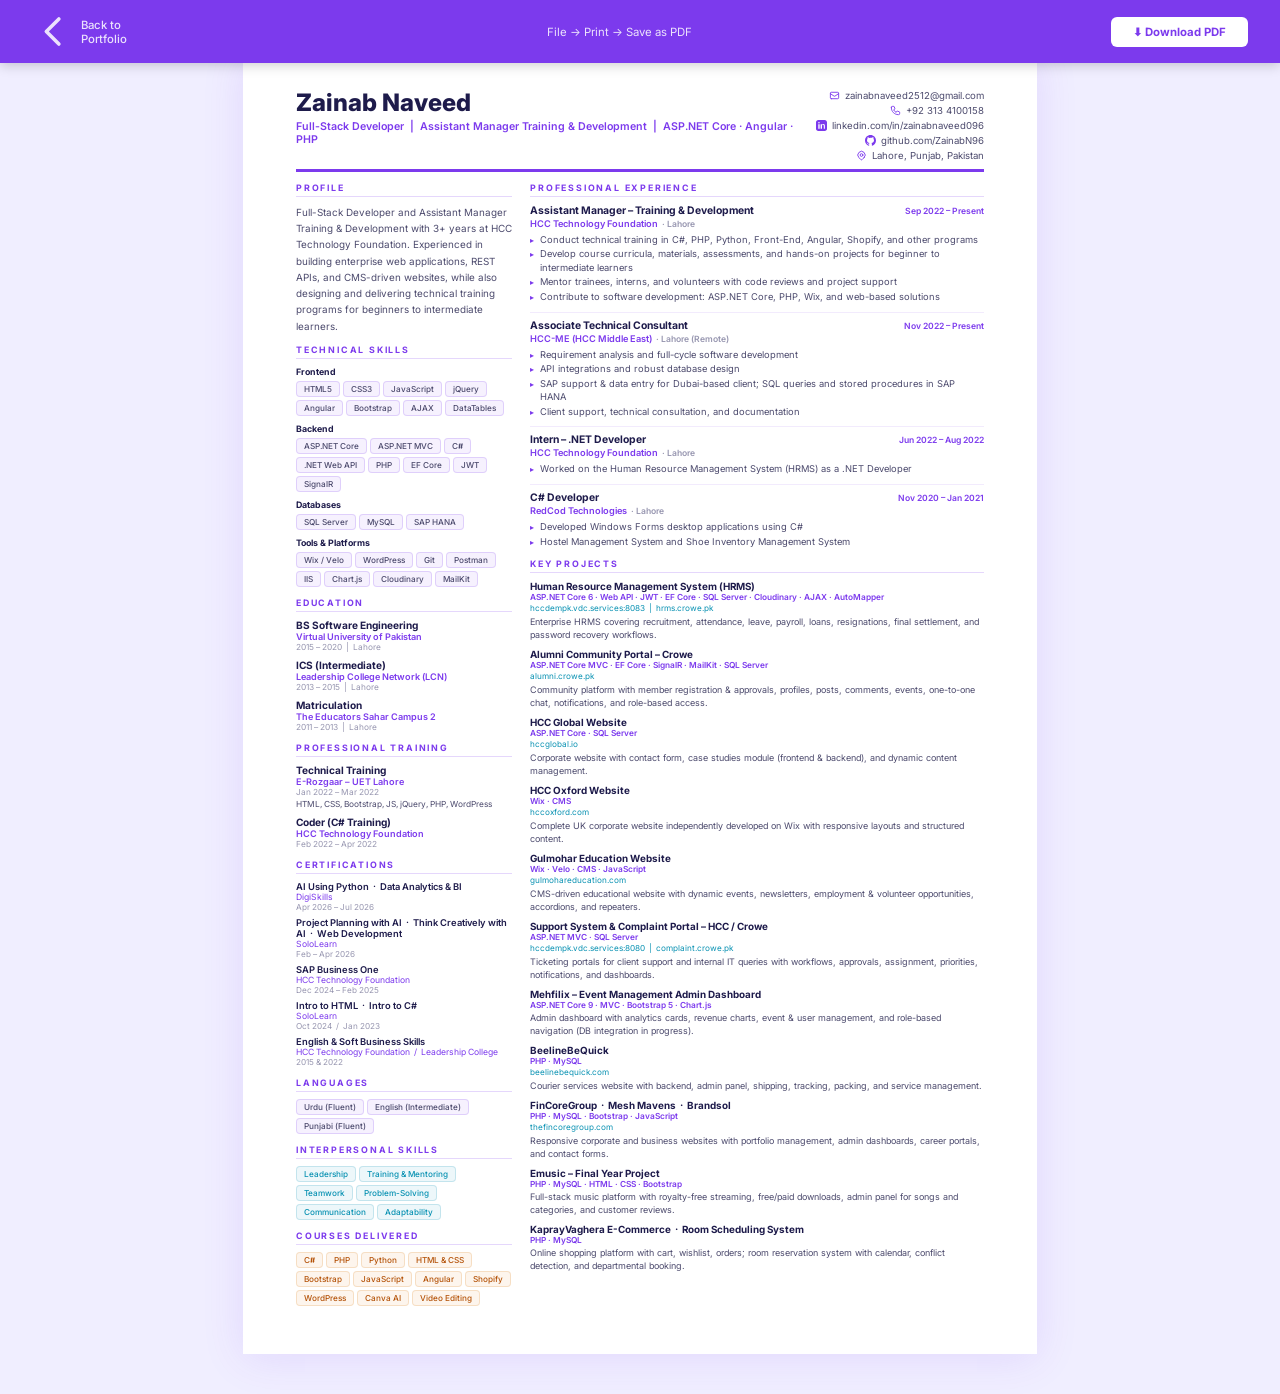
<file: cv.html>
<!DOCTYPE html>
<html lang="en">
<head>
  <meta charset="UTF-8">
  <meta name="viewport" content="width=device-width, initial-scale=1.0">
  <title>CV – Zainab Naveed</title>
  <link href="https://fonts.googleapis.com/css2?family=Inter:wght@300;400;500;600;700;800&display=swap" rel="stylesheet">
  <style>
    .print-bar {
      position: fixed; top: 0; left: 0; right: 0; z-index: 999;
      background: #7c3aed; color: #fff;
      display: flex; align-items: center; justify-content: space-between;
      padding: 10px 32px; font-family: 'Inter', sans-serif;
      font-size: 0.875rem; box-shadow: 0 2px 12px rgba(0,0,0,0.2);
    }
    .print-bar span { opacity: 0.85; }
    .print-btn {
      background: #fff; color: #7c3aed; border: none; border-radius: 6px;
      padding: 8px 22px; font-weight: 700; font-size: 0.875rem;
      cursor: pointer; font-family: 'Inter', sans-serif;
    }
    .print-btn:hover { opacity: 0.88; }
    .back-btn {
      color: rgba(255,255,255,0.85); text-decoration: none;
      font-weight: 500; display: flex; align-items: center; gap: 6px;
    }
    .back-btn:hover { color: #fff; }

    * { margin: 0; padding: 0; box-sizing: border-box; }
    html { font-size: 13px; }
    body {
      font-family: 'Inter', sans-serif;
      color: #1e1b4b; background: #f0eeff;
      padding: 52px 0 40px;
    }
    .page {
      width: 210mm; min-height: 297mm;
      background: #fff; margin: 0 auto;
      padding: 10mm 14mm 10mm 14mm;
      box-shadow: 0 4px 40px rgba(124,58,237,0.12);
    }

    /* ── Header ── */
    .cv-header {
      display: flex; justify-content: space-between; align-items: flex-start;
      padding-bottom: 8px; border-bottom: 3px solid #7c3aed; margin-bottom: 10px;
    }
    .cv-name { font-size: 1.85rem; font-weight: 800; color: #1e1b4b; line-height: 1.1; }
    .cv-tagline { font-size: 0.82rem; font-weight: 600; color: #7c3aed; margin-top: 4px; }
    .cv-contact { text-align: right; display: flex; flex-direction: column; gap: 4px; }
    .cv-contact a, .cv-contact span {
      font-size: 0.74rem; color: #4c4a6d; text-decoration: none;
      display: flex; align-items: center; justify-content: flex-end; gap: 5px;
    }
    .cv-contact a:hover { color: #7c3aed; }
    .cv-contact svg { width: 11px; height: 11px; flex-shrink: 0; color: #7c3aed; }

    /* ── Layout ── */
    .cv-body { display: grid; grid-template-columns: 1fr 2.1fr; gap: 18px; }

    /* ── Section titles ── */
    .sec-title {
      font-size: 0.68rem; font-weight: 700; text-transform: uppercase;
      letter-spacing: 1.8px; color: #7c3aed; margin-bottom: 7px;
      padding-bottom: 3px; border-bottom: 1.5px solid rgba(124,58,237,0.2);
    }
    .cv-sec { margin-bottom: 10px; }

    /* ── Skills ── */
    .skill-grp { margin-bottom: 7px; }
    .skill-grp-title { font-size: 0.68rem; font-weight: 700; color: #1e1b4b; margin-bottom: 4px; }
    .tags { display: flex; flex-wrap: wrap; gap: 3px; }
    .tag {
      font-size: 0.63rem; padding: 2px 7px;
      background: rgba(124,58,237,0.07); border: 1px solid rgba(124,58,237,0.18);
      border-radius: 4px; color: #4c4a6d; font-weight: 500;
    }
    .tag.teal { background: rgba(8,145,178,0.07); border-color: rgba(8,145,178,0.18); color: #0891b2; }
    .tag.amber { background: rgba(217,119,6,0.07); border-color: rgba(217,119,6,0.18); color: #b45309; }

    /* ── Summary ── */
    .summary { font-size: 0.76rem; color: #4c4a6d; line-height: 1.65; }

    /* ── Experience / Training ── */
    .exp-item { margin-bottom: 8px; }
    .exp-top { display: flex; justify-content: space-between; align-items: baseline; margin-bottom: 1px; }
    .exp-role { font-size: 0.8rem; font-weight: 700; color: #1e1b4b; }
    .exp-date { font-size: 0.66rem; color: #7c3aed; font-weight: 600; white-space: nowrap; flex-shrink: 0; }
    .exp-org { font-size: 0.71rem; color: #7c3aed; font-weight: 600; margin-bottom: 4px; }
    .exp-loc { font-size: 0.66rem; color: #9796b0; }
    .blist { list-style: none; padding: 0; }
    .blist li {
      font-size: 0.72rem; color: #4c4a6d; margin-bottom: 1px;
      line-height: 1.45; position: relative; padding-left: 10px;
    }
    .blist li::before { content: '▸'; position: absolute; left: 0; color: #7c3aed; font-size: 0.6rem; top: 2px; }

    /* ── Projects ── */
    .proj { margin-bottom: 7px; }
    .proj-name { font-size: 0.76rem; font-weight: 700; color: #1e1b4b; }
    .proj-tech { font-size: 0.64rem; color: #7c3aed; font-weight: 600; margin-bottom: 1px; }
    .proj-url { font-size: 0.63rem; color: #0891b2; margin-bottom: 2px; }
    .proj-desc { font-size: 0.69rem; color: #4c4a6d; line-height: 1.45; }

    /* ── Edu / Cert ── */
    .edu-deg { font-size: 0.78rem; font-weight: 700; color: #1e1b4b; }
    .edu-inst { font-size: 0.7rem; color: #7c3aed; font-weight: 600; }
    .edu-date { font-size: 0.64rem; color: #9796b0; }
    .edu-item { margin-bottom: 7px; }

    .cert-item { margin-bottom: 5px; }
    .cert-name { font-size: 0.72rem; font-weight: 600; color: #1e1b4b; }
    .cert-org  { font-size: 0.66rem; color: #7c3aed; }
    .cert-date { font-size: 0.63rem; color: #9796b0; }

    hr { border: none; border-top: 1px solid rgba(124,58,237,0.10); margin: 6px 0; }

    @media print {
      .print-bar { display: none !important; }
      body { background: #fff; padding: 0; }
      .page { box-shadow: none; margin: 0; width: 100%; min-height: 0; padding: 0; }
      a { color: inherit !important; }
      @page { margin: 10mm 12mm; size: A4; }

      .cv-header { padding-bottom: 6px; margin-bottom: 8px; }

      .cv-body {
        display: flex;
        flex-wrap: nowrap;
        align-items: flex-start;
        gap: 0;
      }
      .cv-body > div:first-child {
        width: 32%;
        flex-shrink: 0;
        padding-right: 10px;
        border-right: 1px solid rgba(124,58,237,0.15);
      }
      .cv-body > div:last-child {
        flex: 1;
        padding-left: 12px;
      }

      .cv-sec { page-break-inside: avoid; break-inside: avoid; }
      .exp-item { page-break-inside: avoid; break-inside: avoid; }
      .proj { page-break-inside: avoid; break-inside: avoid; }
      .edu-item { page-break-inside: avoid; break-inside: avoid; }
      .cert-item { page-break-inside: avoid; break-inside: avoid; }
    }
  </style>
</head>
<body>

  <div class="print-bar">
    <a href="index.html" class="back-btn">
      <svg fill="none" stroke="currentColor" viewBox="0 0 24 24"><path stroke-linecap="round" stroke-linejoin="round" stroke-width="2" d="M15 19l-7-7 7-7"/></svg>
      Back to Portfolio
    </a>
    <span>File → Print → Save as PDF</span>
    <button class="print-btn" onclick="window.print()">⬇ Download PDF</button>
  </div>

  <div class="page">

    <!-- HEADER -->
    <div class="cv-header">
      <div>
        <div class="cv-name">Zainab Naveed</div>
        <div class="cv-tagline">Full-Stack Developer &nbsp;|&nbsp; Assistant Manager Training &amp; Development &nbsp;|&nbsp; ASP.NET Core · Angular · PHP</div>
      </div>
      <div class="cv-contact">
        <a href="mailto:zainabnaveed2512@gmail.com">
          <svg fill="none" stroke="currentColor" viewBox="0 0 24 24"><path stroke-linecap="round" stroke-linejoin="round" stroke-width="2" d="M3 8l7.89 5.26a2 2 0 002.22 0L21 8M5 19h14a2 2 0 002-2V7a2 2 0 00-2-2H5a2 2 0 00-2 2v10a2 2 0 002 2z"/></svg>
          zainabnaveed2512@gmail.com
        </a>
        <span>
          <svg fill="none" stroke="currentColor" viewBox="0 0 24 24"><path stroke-linecap="round" stroke-linejoin="round" stroke-width="2" d="M3 5a2 2 0 012-2h3.28a1 1 0 01.948.684l1.498 4.493a1 1 0 01-.502 1.21l-2.257 1.13a11.042 11.042 0 005.516 5.516l1.13-2.257a1 1 0 011.21-.502l4.493 1.498a1 1 0 01.684.949V19a2 2 0 01-2 2h-1C9.716 21 3 14.284 3 6V5z"/></svg>
          +92 313 4100158
        </span>
        <a href="https://linkedin.com/in/zainabnaveed096" target="_blank">
          <svg fill="currentColor" viewBox="0 0 24 24"><path d="M19 0h-14c-2.76 0-5 2.24-5 5v14c0 2.76 2.24 5 5 5h14c2.76 0 5-2.24 5-5v-14c0-2.76-2.24-5-5-5zm-11 19h-3v-10h3v10zm-1.5-11.27c-.97 0-1.75-.79-1.75-1.75s.78-1.75 1.75-1.75 1.75.79 1.75 1.75-.78 1.75-1.75 1.75zm13.5 11.27h-3v-5.5c0-1.32-.03-3-1.83-3-1.83 0-2.11 1.43-2.11 2.91v5.59h-3v-10h2.88v1.37h.04c.4-.76 1.38-1.56 2.84-1.56 3.04 0 3.6 2 3.6 4.59v5.6z"/></svg>
          linkedin.com/in/zainabnaveed096
        </a>
        <a href="https://github.com/ZainabN96" target="_blank">
          <svg fill="currentColor" viewBox="0 0 24 24"><path d="M12 0C5.37 0 0 5.37 0 12c0 5.3 3.438 9.8 8.205 11.385.6.113.82-.258.82-.577v-2.165c-3.338.726-4.033-1.416-4.033-1.416-.546-1.387-1.333-1.756-1.333-1.756-1.089-.745.083-.729.083-.729 1.205.084 1.839 1.237 1.839 1.237 1.07 1.834 2.807 1.304 3.492.997.107-.775.418-1.305.762-1.604-2.665-.305-5.467-1.334-5.467-5.931 0-1.311.469-2.381 1.236-3.221-.124-.303-.535-1.524.117-3.176 0 0 1.008-.322 3.301 1.23A11.509 11.509 0 0112 5.803c1.02.005 2.047.138 3.006.404 2.291-1.552 3.297-1.23 3.297-1.23.653 1.653.242 2.874.118 3.176.77.84 1.235 1.911 1.235 3.221 0 4.609-2.807 5.624-5.479 5.921.43.372.823 1.102.823 2.222v3.293c0 .319.218.694.825.576C20.565 21.796 24 17.3 24 12c0-6.63-5.37-12-12-12z"/></svg>
          github.com/ZainabN96
        </a>
        <span>
          <svg fill="none" stroke="currentColor" viewBox="0 0 24 24"><path stroke-linecap="round" stroke-linejoin="round" stroke-width="2" d="M17.657 16.657L13.414 20.9a1.998 1.998 0 01-2.827 0l-4.244-4.243a8 8 0 1111.314 0z"/><path stroke-linecap="round" stroke-linejoin="round" stroke-width="2" d="M15 11a3 3 0 11-6 0 3 3 0 016 0z"/></svg>
          Lahore, Punjab, Pakistan
        </span>
      </div>
    </div>

    <!-- BODY -->
    <div class="cv-body">

      <!-- ═══ LEFT ═══ -->
      <div>

        <!-- Profile -->
        <div class="cv-sec">
          <div class="sec-title">Profile</div>
          <p class="summary">Full-Stack Developer and Assistant Manager Training &amp; Development with 3+ years at HCC Technology Foundation. Experienced in building enterprise web applications, REST APIs, and CMS-driven websites, while also designing and delivering technical training programs for beginners to intermediate learners.</p>
        </div>

        <!-- Skills -->
        <div class="cv-sec">
          <div class="sec-title">Technical Skills</div>
          <div class="skill-grp">
            <div class="skill-grp-title">Frontend</div>
            <div class="tags">
              <span class="tag">HTML5</span><span class="tag">CSS3</span><span class="tag">JavaScript</span>
              <span class="tag">jQuery</span><span class="tag">Angular</span><span class="tag">Bootstrap</span>
              <span class="tag">AJAX</span><span class="tag">DataTables</span>
            </div>
          </div>
          <div class="skill-grp">
            <div class="skill-grp-title">Backend</div>
            <div class="tags">
              <span class="tag">ASP.NET Core</span><span class="tag">ASP.NET MVC</span>
              <span class="tag">C#</span><span class="tag">.NET Web API</span><span class="tag">PHP</span>
              <span class="tag">EF Core</span><span class="tag">JWT</span><span class="tag">SignalR</span>
            </div>
          </div>
          <div class="skill-grp">
            <div class="skill-grp-title">Databases</div>
            <div class="tags">
              <span class="tag">SQL Server</span><span class="tag">MySQL</span><span class="tag">SAP HANA</span>
            </div>
          </div>
          <div class="skill-grp">
            <div class="skill-grp-title">Tools &amp; Platforms</div>
            <div class="tags">
              <span class="tag">Wix / Velo</span><span class="tag">WordPress</span><span class="tag">Git</span>
              <span class="tag">Postman</span><span class="tag">IIS</span><span class="tag">Chart.js</span>
              <span class="tag">Cloudinary</span><span class="tag">MailKit</span>
            </div>
          </div>
        </div>

        <!-- Education -->
        <div class="cv-sec">
          <div class="sec-title">Education</div>
          <div class="edu-item">
            <div class="edu-deg">BS Software Engineering</div>
            <div class="edu-inst">Virtual University of Pakistan</div>
            <div class="edu-date">2015 – 2020 &nbsp;|&nbsp; Lahore</div>
          </div>
          <div class="edu-item">
            <div class="edu-deg">ICS (Intermediate)</div>
            <div class="edu-inst">Leadership College Network (LCN)</div>
            <div class="edu-date">2013 – 2015 &nbsp;|&nbsp; Lahore</div>
          </div>
          <div class="edu-item">
            <div class="edu-deg">Matriculation</div>
            <div class="edu-inst">The Educators Sahar Campus 2</div>
            <div class="edu-date">2011 – 2013 &nbsp;|&nbsp; Lahore</div>
          </div>
        </div>

        <!-- Training -->
        <div class="cv-sec">
          <div class="sec-title">Professional Training</div>
          <div class="edu-item">
            <div class="edu-deg">Technical Training</div>
            <div class="edu-inst">E-Rozgaar – UET Lahore</div>
            <div class="edu-date">Jan 2022 – Mar 2022</div>
            <div class="edu-date" style="color:#4c4a6d;margin-top:2px;">HTML, CSS, Bootstrap, JS, jQuery, PHP, WordPress</div>
          </div>
          <div class="edu-item">
            <div class="edu-deg">Coder (C# Training)</div>
            <div class="edu-inst">HCC Technology Foundation</div>
            <div class="edu-date">Feb 2022 – Apr 2022</div>
          </div>
        </div>

        <!-- Certifications -->
        <div class="cv-sec">
          <div class="sec-title">Certifications</div>
          <div class="cert-item">
            <div class="cert-name">AI Using Python &nbsp;·&nbsp; Data Analytics &amp; BI</div>
            <div class="cert-org">DigiSkills</div>
            <div class="cert-date">Apr 2026 – Jul 2026</div>
          </div>
          <div class="cert-item">
            <div class="cert-name">Project Planning with AI &nbsp;·&nbsp; Think Creatively with AI &nbsp;·&nbsp; Web Development</div>
            <div class="cert-org">SoloLearn</div>
            <div class="cert-date">Feb – Apr 2026</div>
          </div>
          <div class="cert-item">
            <div class="cert-name">SAP Business One</div>
            <div class="cert-org">HCC Technology Foundation</div>
            <div class="cert-date">Dec 2024 – Feb 2025</div>
          </div>
          <div class="cert-item">
            <div class="cert-name">Intro to HTML &nbsp;·&nbsp; Intro to C#</div>
            <div class="cert-org">SoloLearn</div>
            <div class="cert-date">Oct 2024 &nbsp;/&nbsp; Jan 2023</div>
          </div>
          <div class="cert-item">
            <div class="cert-name">English &amp; Soft Business Skills</div>
            <div class="cert-org">HCC Technology Foundation &nbsp;/&nbsp; Leadership College</div>
            <div class="cert-date">2015 &amp; 2022</div>
          </div>
        </div>

        <!-- Languages -->
        <div class="cv-sec">
          <div class="sec-title">Languages</div>
          <div class="tags">
            <span class="tag">Urdu (Fluent)</span>
            <span class="tag">English (Intermediate)</span>
            <span class="tag">Punjabi (Fluent)</span>
          </div>
        </div>

        <!-- Soft Skills -->
        <div class="cv-sec">
          <div class="sec-title">Interpersonal Skills</div>
          <div class="tags">
            <span class="tag teal">Leadership</span><span class="tag teal">Training &amp; Mentoring</span>
            <span class="tag teal">Teamwork</span><span class="tag teal">Problem-Solving</span>
            <span class="tag teal">Communication</span><span class="tag teal">Adaptability</span>
          </div>
        </div>

        <!-- Courses Delivered -->
        <div class="cv-sec">
          <div class="sec-title">Courses Delivered</div>
          <div class="tags">
            <span class="tag amber">C#</span><span class="tag amber">PHP</span><span class="tag amber">Python</span>
            <span class="tag amber">HTML &amp; CSS</span><span class="tag amber">Bootstrap</span>
            <span class="tag amber">JavaScript</span><span class="tag amber">Angular</span>
            <span class="tag amber">Shopify</span><span class="tag amber">WordPress</span>
            <span class="tag amber">Canva AI</span><span class="tag amber">Video Editing</span>
          </div>
        </div>

      </div>

      <!-- ═══ RIGHT ═══ -->
      <div>

        <!-- Experience -->
        <div class="cv-sec">
          <div class="sec-title">Professional Experience</div>

          <div class="exp-item">
            <div class="exp-top">
              <div class="exp-role">Assistant Manager – Training &amp; Development</div>
              <div class="exp-date">Sep 2022 – Present</div>
            </div>
            <div class="exp-org">HCC Technology Foundation &nbsp;<span class="exp-loc">· Lahore</span></div>
            <ul class="blist">
              <li>Conduct technical training in C#, PHP, Python, Front-End, Angular, Shopify, and other programs</li>
              <li>Develop course curricula, materials, assessments, and hands-on projects for beginner to intermediate learners</li>
              <li>Mentor trainees, interns, and volunteers with code reviews and project support</li>
              <li>Contribute to software development: ASP.NET Core, PHP, Wix, and web-based solutions</li>
            </ul>
          </div>

          <hr>

          <div class="exp-item">
            <div class="exp-top">
              <div class="exp-role">Associate Technical Consultant</div>
              <div class="exp-date">Nov 2022 – Present</div>
            </div>
            <div class="exp-org">HCC-ME (HCC Middle East) &nbsp;<span class="exp-loc">· Lahore (Remote)</span></div>
            <ul class="blist">
              <li>Requirement analysis and full-cycle software development</li>
              <li>API integrations and robust database design</li>
              <li>SAP support &amp; data entry for Dubai-based client; SQL queries and stored procedures in SAP HANA</li>
              <li>Client support, technical consultation, and documentation</li>
            </ul>
          </div>

          <hr>

          <div class="exp-item">
            <div class="exp-top">
              <div class="exp-role">Intern – .NET Developer</div>
              <div class="exp-date">Jun 2022 – Aug 2022</div>
            </div>
            <div class="exp-org">HCC Technology Foundation &nbsp;<span class="exp-loc">· Lahore</span></div>
            <ul class="blist">
              <li>Worked on the Human Resource Management System (HRMS) as a .NET Developer</li>
            </ul>
          </div>

          <hr>

          <div class="exp-item">
            <div class="exp-top">
              <div class="exp-role">C# Developer</div>
              <div class="exp-date">Nov 2020 – Jan 2021</div>
            </div>
            <div class="exp-org">RedCod Technologies &nbsp;<span class="exp-loc">· Lahore</span></div>
            <ul class="blist">
              <li>Developed Windows Forms desktop applications using C#</li>
              <li>Hostel Management System and Shoe Inventory Management System</li>
            </ul>
          </div>
        </div>

        <!-- Projects -->
        <div class="cv-sec">
          <div class="sec-title">Key Projects</div>

          <div class="proj">
            <div class="proj-name">Human Resource Management System (HRMS)</div>
            <div class="proj-tech">ASP.NET Core 6 · Web API · JWT · EF Core · SQL Server · Cloudinary · AJAX · AutoMapper</div>
            <div class="proj-url">hccdempk.vdc.services:8083 &nbsp;|&nbsp; hrms.crowe.pk</div>
            <div class="proj-desc">Enterprise HRMS covering recruitment, attendance, leave, payroll, loans, resignations, final settlement, and password recovery workflows.</div>
          </div>

          <div class="proj">
            <div class="proj-name">Alumni Community Portal – Crowe</div>
            <div class="proj-tech">ASP.NET Core MVC · EF Core · SignalR · MailKit · SQL Server</div>
            <div class="proj-url">alumni.crowe.pk</div>
            <div class="proj-desc">Community platform with member registration &amp; approvals, profiles, posts, comments, events, one-to-one chat, notifications, and role-based access.</div>
          </div>

          <div class="proj">
            <div class="proj-name">HCC Global Website</div>
            <div class="proj-tech">ASP.NET Core · SQL Server</div>
            <div class="proj-url">hccglobal.io</div>
            <div class="proj-desc">Corporate website with contact form, case studies module (frontend &amp; backend), and dynamic content management.</div>
          </div>

          <div class="proj">
            <div class="proj-name">HCC Oxford Website</div>
            <div class="proj-tech">Wix · CMS</div>
            <div class="proj-url">hccoxford.com</div>
            <div class="proj-desc">Complete UK corporate website independently developed on Wix with responsive layouts and structured content.</div>
          </div>

          <div class="proj">
            <div class="proj-name">Gulmohar Education Website</div>
            <div class="proj-tech">Wix · Velo · CMS · JavaScript</div>
            <div class="proj-url">gulmohareducation.com</div>
            <div class="proj-desc">CMS-driven educational website with dynamic events, newsletters, employment &amp; volunteer opportunities, accordions, and repeaters.</div>
          </div>

          <div class="proj">
            <div class="proj-name">Support System &amp; Complaint Portal – HCC / Crowe</div>
            <div class="proj-tech">ASP.NET MVC · SQL Server</div>
            <div class="proj-url">hccdempk.vdc.services:8080 &nbsp;|&nbsp; complaint.crowe.pk</div>
            <div class="proj-desc">Ticketing portals for client support and internal IT queries with workflows, approvals, assignment, priorities, notifications, and dashboards.</div>
          </div>

          <div class="proj">
            <div class="proj-name">Mehfilix – Event Management Admin Dashboard</div>
            <div class="proj-tech">ASP.NET Core 9 · MVC · Bootstrap 5 · Chart.js</div>
            <div class="proj-desc">Admin dashboard with analytics cards, revenue charts, event &amp; user management, and role-based navigation (DB integration in progress).</div>
          </div>

          <div class="proj">
            <div class="proj-name">BeelineBeQuick</div>
            <div class="proj-tech">PHP · MySQL</div>
            <div class="proj-url">beelinebequick.com</div>
            <div class="proj-desc">Courier services website with backend, admin panel, shipping, tracking, packing, and service management.</div>
          </div>

          <div class="proj">
            <div class="proj-name">FinCoreGroup &nbsp;·&nbsp; Mesh Mavens &nbsp;·&nbsp; Brandsol</div>
            <div class="proj-tech">PHP · MySQL · Bootstrap · JavaScript</div>
            <div class="proj-url">thefincoregroup.com</div>
            <div class="proj-desc">Responsive corporate and business websites with portfolio management, admin dashboards, career portals, and contact forms.</div>
          </div>

          <div class="proj">
            <div class="proj-name">Emusic – Final Year Project</div>
            <div class="proj-tech">PHP · MySQL · HTML · CSS · Bootstrap</div>
            <div class="proj-desc">Full-stack music platform with royalty-free streaming, free/paid downloads, admin panel for songs and categories, and customer reviews.</div>
          </div>

          <div class="proj">
            <div class="proj-name">KaprayVaghera E-Commerce &nbsp;·&nbsp; Room Scheduling System</div>
            <div class="proj-tech">PHP · MySQL</div>
            <div class="proj-desc">Online shopping platform with cart, wishlist, orders; room reservation system with calendar, conflict detection, and departmental booking.</div>
          </div>

        </div>

      </div>
    </div>
  </div>
</body>
</html>
</file>
<file: style.css>
/* ===================================================
   ROOT VARIABLES & RESET
=================================================== */
:root {
  --bg-primary:    #f5f4ff;
  --bg-secondary:  #ede9ff;
  --bg-card:       #ffffff;
  --bg-card-hover: #f8f6ff;
  --color-primary:       #7c3aed;
  --color-primary-rgb:   124, 58, 237;
  --color-secondary:     #0891b2;
  --color-secondary-rgb: 8, 145, 178;
  --color-accent:        #d97706;
  --color-accent-rgb:    217, 119, 6;
  --color-success:       #059669;
  --text-primary:   #1e1b4b;
  --text-secondary: #4c4a6d;
  --text-muted:     #9796b0;
  --border-color:   rgba(124, 58, 237, 0.15);
  --gradient-primary: linear-gradient(135deg, #7c3aed 0%, #0891b2 100%);
  --shadow-primary: 0 0 40px rgba(124, 58, 237, 0.14);
  --shadow-card:    0 8px 32px rgba(124, 58, 237, 0.09);
  --transition:     all 0.35s cubic-bezier(0.4, 0, 0.2, 1);
  --radius:         14px;
  --radius-sm:      8px;
  --radius-lg:      22px;
}

*, *::before, *::after { margin: 0; padding: 0; box-sizing: border-box; }

html { scroll-behavior: smooth; font-size: 16px; }

body {
  font-family: 'Inter', sans-serif;
  background: var(--bg-primary);
  color: var(--text-primary);
  line-height: 1.65;
  overflow-x: hidden;
}

a { text-decoration: none; color: inherit; }
ul { list-style: none; }
img { max-width: 100%; }

.container { max-width: 1200px; margin: 0 auto; padding: 0 24px; }

/* ===================================================
   UTILITIES
=================================================== */
.gradient-text {
  background: var(--gradient-primary);
  -webkit-background-clip: text;
  -webkit-text-fill-color: transparent;
  background-clip: text;
}

section { padding: 100px 0; }

.section-header { text-align: center; margin-bottom: 64px; }

.section-tag {
  display: inline-block;
  font-size: 0.75rem;
  font-weight: 600;
  letter-spacing: 3px;
  text-transform: uppercase;
  color: var(--color-primary);
  background: rgba(139, 92, 246, 0.08);
  border: 1px solid rgba(139, 92, 246, 0.28);
  padding: 6px 18px;
  border-radius: 100px;
  margin-bottom: 18px;
}

.section-title {
  font-size: clamp(2rem, 4.5vw, 3rem);
  font-weight: 800;
  line-height: 1.15;
  margin-bottom: 18px;
}

.section-line {
  width: 56px; height: 4px;
  background: var(--gradient-primary);
  margin: 0 auto;
  border-radius: 2px;
}

.section-desc {
  max-width: 580px;
  margin: 20px auto 0;
  color: var(--text-secondary);
  font-size: 1.05rem;
}

/* ===================================================
   SCROLL REVEAL ANIMATIONS
=================================================== */
.reveal-up, .reveal-left, .reveal-right {
  opacity: 0;
  transition: opacity 0.75s ease, transform 0.75s ease;
}
.reveal-up    { transform: translateY(48px); }
.reveal-left  { transform: translateX(-48px); }
.reveal-right { transform: translateX(48px); }
.reveal-up.visible, .reveal-left.visible, .reveal-right.visible {
  opacity: 1; transform: translate(0);
}
.delay-1 { transition-delay: 0.12s; }
.delay-2 { transition-delay: 0.24s; }
.delay-3 { transition-delay: 0.36s; }
.delay-4 { transition-delay: 0.48s; }
.delay-5 { transition-delay: 0.60s; }
.delay-6 { transition-delay: 0.72s; }

/* Hero entrance animations */
.animate-fade-up {
  opacity: 0;
  transform: translateY(28px);
  animation: fadeUp 0.8s ease forwards;
}
.animate-fade-up.delay-1 { animation-delay: 0.20s; }
.animate-fade-up.delay-2 { animation-delay: 0.40s; }
.animate-fade-up.delay-3 { animation-delay: 0.60s; }
.animate-fade-up.delay-4 { animation-delay: 0.80s; }
.animate-fade-up.delay-5 { animation-delay: 1.00s; }
.animate-fade-up.delay-6 { animation-delay: 1.20s; }

@keyframes fadeUp {
  to { opacity: 1; transform: translateY(0); }
}

/* ===================================================
   SCROLLBAR
=================================================== */
::-webkit-scrollbar { width: 5px; }
::-webkit-scrollbar-track { background: #ede9ff; }
::-webkit-scrollbar-thumb { background: var(--color-primary); border-radius: 3px; }
::selection { background: rgba(139, 92, 246, 0.3); color: white; }

/* ===================================================
   NAVBAR
=================================================== */
.navbar {
  position: fixed; top: 0; left: 0; right: 0;
  z-index: 1000; padding: 18px 0;
  transition: var(--transition);
}
.navbar.scrolled {
  background: rgba(245, 244, 255, 0.92);
  backdrop-filter: blur(22px);
  -webkit-backdrop-filter: blur(22px);
  border-bottom: 1px solid var(--border-color);
  padding: 12px 0;
  box-shadow: 0 4px 24px rgba(124, 58, 237, 0.10);
}
.navbar .container { display: flex; align-items: center; justify-content: space-between; }

.nav-logo { font-size: 1.6rem; font-weight: 900; cursor: pointer; }
.logo-text {
  background: var(--gradient-primary);
  -webkit-background-clip: text; -webkit-text-fill-color: transparent; background-clip: text;
}
.logo-dot { color: var(--color-accent); -webkit-text-fill-color: var(--color-accent); }

.nav-menu { display: flex; gap: 4px; align-items: center; }

.nav-link {
  font-size: 0.875rem; font-weight: 500;
  color: var(--text-secondary);
  padding: 8px 14px; border-radius: 8px;
  transition: var(--transition);
}
.nav-link:hover, .nav-link.active {
  color: var(--text-primary);
  background: rgba(139, 92, 246, 0.1);
}
.nav-link.active { color: var(--color-primary); }

.nav-actions { display: flex; align-items: center; gap: 14px; }

.btn-hire {
  font-size: 0.875rem; font-weight: 600;
  padding: 10px 24px;
  background: var(--gradient-primary);
  color: white; border-radius: 8px;
  transition: var(--transition);
  box-shadow: 0 4px 18px rgba(139, 92, 246, 0.35);
}
.btn-hire:hover { transform: translateY(-2px); box-shadow: 0 8px 28px rgba(139, 92, 246, 0.5); }

.hamburger {
  display: none; flex-direction: column;
  gap: 5px; background: none; border: none;
  cursor: pointer; padding: 4px;
}
.hamburger span {
  display: block; width: 24px; height: 2px;
  background: var(--color-primary); border-radius: 2px;
  transition: var(--transition);
}
.hamburger.active span:nth-child(1) { transform: translateY(7px) rotate(45deg); }
.hamburger.active span:nth-child(2) { opacity: 0; }
.hamburger.active span:nth-child(3) { transform: translateY(-7px) rotate(-45deg); }

/* ===================================================
   HERO SECTION
=================================================== */
.hero {
  min-height: 100vh;
  display: flex; align-items: center;
  position: relative; overflow: hidden;
  background:
    radial-gradient(ellipse at 15% 55%, rgba(124,58,237,0.10) 0%, transparent 55%),
    radial-gradient(ellipse at 85% 20%, rgba(8,145,178,0.10) 0%, transparent 55%),
    linear-gradient(160deg, #f5f4ff 0%, #ede9ff 50%, #e0f2fe 100%);
}

#particles {
  position: absolute; top: 0; left: 0;
  width: 100%; height: 100%; z-index: 0;
}

.hero-shapes { position: absolute; inset: 0; z-index: 1; pointer-events: none; }

.shape {
  position: absolute; border-radius: 50%;
  filter: blur(90px);
}
.shape-1 {
  width: 520px; height: 520px;
  background: rgba(124, 58, 237, 0.12);
  right: -80px; top: 5%;
  animation: floatShape 9s ease-in-out infinite;
}
.shape-2 {
  width: 360px; height: 360px;
  background: rgba(8, 145, 178, 0.12);
  right: 120px; top: 45%;
  animation: floatShape 11s ease-in-out infinite;
  animation-delay: -4s;
}
.shape-3 {
  width: 240px; height: 240px;
  background: rgba(217, 119, 6, 0.10);
  right: 40px; top: 70%;
  animation: floatShape 13s ease-in-out infinite;
  animation-delay: -7s;
}

@keyframes floatShape {
  0%, 100% { transform: translateY(0) scale(1); }
  50%       { transform: translateY(-35px) scale(1.04); }
}

.hero-content {
  position: relative; z-index: 2;
  max-width: 720px; padding-top: 90px;
}

.hero-badge {
  display: inline-flex; align-items: center; gap: 10px;
  font-size: 0.8rem; font-weight: 500;
  color: var(--color-success);
  background: rgba(16, 185, 129, 0.08);
  border: 1px solid rgba(16, 185, 129, 0.28);
  padding: 8px 18px; border-radius: 100px;
  margin-bottom: 28px;
}
.badge-dot {
  width: 8px; height: 8px;
  background: var(--color-success);
  border-radius: 50%;
  animation: pulseDot 2s ease infinite;
}
@keyframes pulseDot {
  0%, 100% { opacity: 1; transform: scale(1); }
  50%       { opacity: 0.4; transform: scale(0.75); }
}

.hero-name {
  font-size: clamp(3rem, 7.5vw, 5.8rem);
  font-weight: 900;
  line-height: 1.0;
  margin-bottom: 18px;
  letter-spacing: -2px;
}

.hero-title {
  font-size: clamp(1.1rem, 3vw, 1.7rem);
  font-weight: 500;
  color: var(--text-secondary);
  font-family: 'Fira Code', monospace;
  margin-bottom: 24px;
  min-height: 2.4rem;
  display: flex; align-items: center; gap: 2px;
}

.cursor {
  color: var(--color-primary);
  animation: blink 1s ease infinite;
  font-weight: 300;
}
@keyframes blink { 0%, 100% { opacity: 1; } 50% { opacity: 0; } }

.hero-description {
  font-size: 1.05rem;
  color: var(--text-secondary);
  margin-bottom: 40px;
  max-width: 560px;
  line-height: 1.75;
}

.hero-stats {
  display: flex; align-items: center;
  gap: 32px; margin-bottom: 40px;
  padding: 22px 28px;
  background: rgba(255,255,255,0.03);
  border: 1px solid var(--border-color);
  border-radius: var(--radius);
  width: fit-content;
  backdrop-filter: blur(12px);
}
.stat-item { text-align: center; }
.stat-number, .stat-suffix {
  font-size: 2rem; font-weight: 800;
  background: var(--gradient-primary);
  -webkit-background-clip: text; -webkit-text-fill-color: transparent;
  background-clip: text;
}
.stat-suffix { font-size: 1.6rem; }
.stat-label {
  display: block; font-size: 0.72rem;
  color: var(--text-muted); text-transform: uppercase;
  letter-spacing: 1.2px; margin-top: 5px;
}
.stat-divider { width: 1px; height: 44px; background: var(--border-color); }

.hero-buttons {
  display: flex; gap: 14px;
  flex-wrap: wrap; margin-bottom: 40px;
}

.btn-primary {
  display: inline-flex; align-items: center; gap: 8px;
  padding: 14px 28px; background: var(--gradient-primary);
  color: white; font-weight: 600; font-size: 0.95rem;
  border-radius: var(--radius-sm);
  transition: var(--transition);
  box-shadow: 0 4px 22px rgba(139, 92, 246, 0.38);
}
.btn-primary:hover { transform: translateY(-3px); box-shadow: 0 8px 32px rgba(139, 92, 246, 0.55); }

.btn-secondary {
  display: inline-flex; align-items: center; gap: 8px;
  padding: 14px 28px;
  background: rgba(6, 182, 212, 0.1);
  color: var(--color-secondary);
  font-weight: 600; font-size: 0.95rem;
  border-radius: var(--radius-sm);
  border: 1px solid rgba(6, 182, 212, 0.32);
  transition: var(--transition);
}
.btn-secondary:hover { background: rgba(6,182,212,0.18); transform: translateY(-3px); box-shadow: 0 8px 28px rgba(6,182,212,0.22); }

.btn-outline {
  display: inline-flex; align-items: center; gap: 8px;
  padding: 14px 28px; background: transparent;
  color: var(--text-secondary); font-weight: 600; font-size: 0.95rem;
  border-radius: var(--radius-sm);
  border: 1px solid var(--border-color);
  transition: var(--transition);
}
.btn-outline:hover { background: rgba(255,255,255,0.05); color: var(--text-primary); transform: translateY(-3px); }

.hero-socials { display: flex; gap: 12px; }

.social-link {
  display: flex; align-items: center; justify-content: center;
  width: 46px; height: 46px;
  background: rgba(255,255,255,0.04);
  border: 1px solid var(--border-color);
  border-radius: 10px; font-size: 1.1rem;
  color: var(--text-secondary);
  transition: var(--transition);
}
.social-link:hover {
  background: rgba(139, 92, 246, 0.15);
  border-color: rgba(139, 92, 246, 0.42);
  color: var(--color-primary);
  transform: translateY(-3px);
}

.hero-scroll {
  position: absolute; bottom: 34px;
  left: 50%; transform: translateX(-50%);
  z-index: 2;
}
.hero-scroll a {
  display: flex; flex-direction: column;
  align-items: center; gap: 10px;
  color: var(--color-primary);
  font-size: 0.72rem;
  font-weight: 600;
  text-transform: uppercase;
  letter-spacing: 2.5px;
}
.scroll-indicator {
  width: 28px; height: 46px;
  border: 2.5px solid var(--color-primary);
  border-radius: 14px;
  display: flex; align-items: flex-start;
  justify-content: center; padding: 5px;
  background: rgba(124, 58, 237, 0.07);
  box-shadow: 0 0 12px rgba(124, 58, 237, 0.18);
}
.scroll-ball {
  width: 5px; height: 9px;
  background: var(--color-primary);
  border-radius: 3px;
  animation: scrollAnim 2s ease infinite;
}
@keyframes scrollAnim {
  0%   { transform: translateY(0); opacity: 1; }
  100% { transform: translateY(18px); opacity: 0; }
}

/* ===================================================
   ABOUT
=================================================== */
.about { background: var(--bg-secondary); }

.about-content {
  display: grid;
  grid-template-columns: 1fr 1.6fr;
  gap: 80px; align-items: center;
}

.image-wrapper {
  position: relative;
  width: 310px; height: 370px;
  margin: 0 auto;
}

.profile-placeholder {
  width: 100%; height: 100%;
  background: linear-gradient(135deg, #ede9ff 0%, #dbeafe 100%);
  border-radius: var(--radius-lg);
  display: flex; align-items: center; justify-content: center;
  font-size: 5.5rem;
  color: rgba(124, 58, 237, 0.4);
  position: relative; overflow: hidden;
}
.profile-placeholder::after {
  content: '';
  position: absolute; inset: 0;
  background: linear-gradient(135deg, rgba(124,58,237,0.08) 0%, rgba(8,145,178,0.06) 100%);
}

.image-border {
  position: absolute;
  inset: -10px;
  border-radius: calc(var(--radius-lg) + 10px);
  border: 2px solid;
  border-color: transparent;
  background: var(--gradient-primary) border-box;
  -webkit-mask: linear-gradient(#fff 0 0) padding-box, linear-gradient(#fff 0 0);
  -webkit-mask-composite: destination-out;
  mask-composite: exclude;
  animation: rotateBorder 10s linear infinite;
}
@keyframes rotateBorder { to { transform: rotate(360deg); } }

.image-dots {
  position: absolute; bottom: -26px; right: -26px;
  width: 90px; height: 90px;
  background-image: radial-gradient(var(--color-primary) 1.2px, transparent 1.2px);
  background-size: 10px 10px;
  opacity: 0.25;
}

.experience-badge {
  position: absolute; bottom: -16px; left: -16px;
  background: var(--bg-card);
  border: 1px solid var(--border-color);
  border-radius: var(--radius);
  padding: 14px 20px; text-align: center;
  box-shadow: var(--shadow-card);
  backdrop-filter: blur(12px);
}
.exp-number {
  display: block; font-size: 1.9rem; font-weight: 800;
  background: var(--gradient-primary);
  -webkit-background-clip: text; -webkit-text-fill-color: transparent;
  background-clip: text;
}
.exp-text { font-size: 0.7rem; color: var(--text-muted); }

.about-text h3 { font-size: 1.75rem; font-weight: 700; margin-bottom: 20px; line-height: 1.3; }
.about-text p { color: var(--text-secondary); margin-bottom: 16px; line-height: 1.8; }

.about-highlights {
  display: grid; grid-template-columns: 1fr 1fr;
  gap: 10px; margin: 26px 0;
}
.highlight-item {
  display: flex; align-items: center;
  gap: 8px; font-size: 0.88rem; color: var(--text-secondary);
}
.highlight-item i { color: var(--color-primary); font-size: 0.82rem; }

.about-info {
  display: flex; flex-direction: column;
  gap: 10px; padding: 20px;
  background: rgba(124, 58, 237, 0.04);
  border: 1px solid var(--border-color);
  border-radius: var(--radius);
}
.info-item {
  display: flex; align-items: center;
  gap: 12px; font-size: 0.88rem; color: var(--text-secondary);
}
.info-item i { width: 18px; color: var(--color-primary); }

/* ===================================================
   SKILLS
=================================================== */
.skills-grid {
  display: grid; grid-template-columns: repeat(2, 1fr);
  gap: 26px;
}

.skill-category {
  background: var(--bg-card);
  border: 1px solid var(--border-color);
  border-radius: var(--radius);
  padding: 32px;
  transition: var(--transition);
}
.skill-category:hover {
  border-color: rgba(139, 92, 246, 0.32);
  box-shadow: var(--shadow-primary);
  transform: translateY(-4px);
}

.category-header { display: flex; align-items: center; gap: 14px; margin-bottom: 26px; }

.category-icon {
  width: 46px; height: 46px;
  background: rgba(139, 92, 246, 0.14);
  border-radius: 10px;
  display: flex; align-items: center; justify-content: center;
  font-size: 1.1rem; color: var(--color-primary);
}
.category-icon.backend  { background: rgba(6,182,212,0.14);  color: var(--color-secondary); }
.category-icon.database { background: rgba(245,158,11,0.14); color: var(--color-accent); }
.category-icon.tools    { background: rgba(16,185,129,0.14); color: var(--color-success); }
.category-header h3 { font-size: 1.05rem; font-weight: 700; }

.skill-items { display: flex; flex-direction: column; gap: 18px; }

.skill-info { display: flex; justify-content: space-between; margin-bottom: 8px; }
.skill-name { font-size: 0.875rem; font-weight: 500; color: var(--text-secondary); }
.skill-percent { font-size: 0.825rem; font-weight: 600; color: var(--color-primary); }

.skill-bar { height: 6px; background: rgba(124,58,237,0.10); border-radius: 3px; overflow: hidden; }
.skill-fill {
  height: 100%; border-radius: 3px;
  background: var(--gradient-primary);
  width: 0%; transition: width 1.5s cubic-bezier(0.4, 0, 0.2, 1);
  position: relative; overflow: hidden;
}
.skill-fill::after {
  content: '';
  position: absolute; top: 0; left: 0; right: 0; bottom: 0;
  background: linear-gradient(90deg, transparent, rgba(255,255,255,0.25), transparent);
  animation: shimmer 2.2s ease infinite;
}
@keyframes shimmer {
  0%   { transform: translateX(-100%); }
  100% { transform: translateX(100%); }
}

.skill-tags { display: flex; flex-wrap: wrap; gap: 10px; }
.skill-tag {
  display: inline-block; padding: 8px 16px;
  background: rgba(255,255,255,0.04);
  border: 1px solid var(--border-color);
  border-radius: 100px; font-size: 0.83rem;
  color: var(--text-secondary); transition: var(--transition);
}
.skill-tag:hover {
  background: rgba(139,92,246,0.14);
  border-color: rgba(139,92,246,0.38);
  color: var(--color-primary);
}

/* ===================================================
   EXPERIENCE — TIMELINE
=================================================== */
.experience { background: var(--bg-secondary); }

.timeline {
  position: relative;
  max-width: 820px; margin: 0 auto;
  padding-left: 64px;
}

/* vertical line */
.timeline::before {
  content: '';
  position: absolute; left: 22px; top: 12px; bottom: 12px;
  width: 3px;
  background: linear-gradient(to bottom,
    var(--color-primary) 0%,
    var(--color-secondary) 50%,
    var(--color-accent) 100%);
  border-radius: 2px;
  opacity: 0.35;
}

.timeline-item { position: relative; margin-bottom: 40px; }
.timeline-item:last-child { margin-bottom: 0; }

/* connector line from dot to card */
.timeline-item::before {
  content: '';
  position: absolute; left: -38px; top: 22px;
  width: 22px; height: 2px;
  background: var(--border-color);
}

.timeline-dot {
  position: absolute; left: -64px; top: 8px;
  width: 44px; height: 44px;
  background: #fff;
  border: 2.5px solid var(--color-primary);
  border-radius: 50%;
  display: flex; align-items: center; justify-content: center;
  font-size: 0.85rem; color: var(--color-primary);
  box-shadow: 0 0 0 5px rgba(124, 58, 237, 0.10), 0 4px 14px rgba(124,58,237,0.18);
  z-index: 2;
}
.timeline-dot.secondary {
  border-color: var(--color-secondary); color: var(--color-secondary);
  box-shadow: 0 0 0 5px rgba(8,145,178,0.10), 0 4px 14px rgba(8,145,178,0.18);
}
.timeline-dot.accent {
  border-color: var(--color-accent); color: var(--color-accent);
  box-shadow: 0 0 0 5px rgba(217,119,6,0.10), 0 4px 14px rgba(217,119,6,0.18);
}
.timeline-dot.success {
  border-color: var(--color-success); color: var(--color-success);
  box-shadow: 0 0 0 5px rgba(5,150,105,0.10), 0 4px 14px rgba(5,150,105,0.18);
}

/* card with colored left border */
.timeline-content {
  background: var(--bg-card);
  border: 1px solid var(--border-color);
  border-left: 4px solid var(--color-primary);
  border-radius: var(--radius);
  padding: 26px 28px;
  transition: var(--transition);
  box-shadow: 0 2px 16px rgba(124,58,237,0.06);
}
.timeline-item:nth-child(2) .timeline-content { border-left-color: var(--color-secondary); }
.timeline-item:nth-child(3) .timeline-content { border-left-color: var(--color-accent); }
.timeline-item:nth-child(4) .timeline-content { border-left-color: var(--color-success); }

.timeline-content:hover {
  box-shadow: 0 8px 32px rgba(124,58,237,0.13);
  transform: translateX(5px);
  border-color: rgba(124,58,237,0.25);
  border-left-color: var(--color-primary);
}
.timeline-item:nth-child(2) .timeline-content:hover { border-left-color: var(--color-secondary); }
.timeline-item:nth-child(3) .timeline-content:hover { border-left-color: var(--color-accent); }
.timeline-item:nth-child(4) .timeline-content:hover { border-left-color: var(--color-success); }

.timeline-header {
  display: flex; flex-wrap: wrap; align-items: center;
  gap: 10px; margin-bottom: 16px;
}
.timeline-header h3 {
  font-size: 1.12rem; font-weight: 700;
  color: var(--text-primary); flex: 1; min-width: 160px;
}
.timeline-company {
  font-size: 0.85rem; color: var(--color-primary);
  font-weight: 600; background: rgba(124,58,237,0.08);
  padding: 3px 12px; border-radius: 100px;
  border: 1px solid rgba(124,58,237,0.18);
}
.timeline-item:nth-child(2) .timeline-company {
  color: var(--color-secondary);
  background: rgba(8,145,178,0.08);
  border-color: rgba(8,145,178,0.18);
}
.timeline-item:nth-child(3) .timeline-company {
  color: var(--color-accent);
  background: rgba(217,119,6,0.08);
  border-color: rgba(217,119,6,0.18);
}
.timeline-item:nth-child(4) .timeline-company {
  color: var(--color-success);
  background: rgba(5,150,105,0.08);
  border-color: rgba(5,150,105,0.18);
}

.timeline-period {
  font-size: 0.72rem; color: var(--color-success);
  background: rgba(5,150,105,0.08);
  border: 1px solid rgba(5,150,105,0.22);
  padding: 3px 10px; border-radius: 100px;
  display: flex; align-items: center; gap: 5px;
  margin-left: auto;
}
.timeline-period i { font-size: 0.5rem; }

.timeline-list { display: flex; flex-direction: column; gap: 9px; margin-bottom: 16px; }
.timeline-list li {
  font-size: 0.875rem; color: var(--text-secondary);
  padding-left: 18px; position: relative; line-height: 1.5;
}
.timeline-list li::before { content: '▸'; position: absolute; left: 0; color: var(--color-primary); }

.timeline-tech { display: flex; flex-wrap: wrap; gap: 7px; margin-top: 16px; padding-top: 14px; border-top: 1px solid var(--border-color); }
.timeline-tech span {
  font-size: 0.76rem; padding: 4px 13px;
  background: rgba(124,58,237,0.07);
  border: 1px solid rgba(124,58,237,0.18);
  border-radius: 100px; color: var(--color-primary); font-weight: 500;
}

.timeline-content p { font-size: 0.875rem; color: var(--text-secondary); margin-bottom: 14px; line-height: 1.65; }

.courses-grid { display: flex; flex-wrap: wrap; gap: 8px; margin-top: 10px; }
.course-tag {
  font-size: 0.76rem; padding: 5px 13px;
  background: rgba(217,119,6,0.07);
  border: 1px solid rgba(217,119,6,0.20);
  border-radius: 100px; color: var(--color-accent);
}

/* ===================================================
   PROJECTS
=================================================== */
.projects-filter {
  display: flex; gap: 12px;
  justify-content: center; flex-wrap: wrap;
  margin-bottom: 48px;
}

.filter-btn {
  padding: 10px 24px;
  background: rgba(255,255,255,0.03);
  border: 1px solid var(--border-color);
  border-radius: 100px;
  color: var(--text-secondary);
  font-size: 0.875rem; font-weight: 500;
  cursor: pointer; transition: var(--transition);
  font-family: 'Inter', sans-serif;
}
.filter-btn:hover { border-color: rgba(139,92,246,0.4); color: var(--color-primary); }
.filter-btn.active { background: var(--gradient-primary); border-color: transparent; color: white; }

.projects-grid { display: grid; grid-template-columns: repeat(3, 1fr); gap: 26px; }

.project-card {
  background: var(--bg-card);
  border: 1px solid var(--border-color);
  border-radius: var(--radius);
  padding: 28px;
  transition: var(--transition);
  position: relative; overflow: hidden;
  cursor: default;
}
.project-card:hover {
  border-color: rgba(139, 92, 246, 0.38);
  box-shadow: var(--shadow-primary);
  transform: translateY(-8px);
}
.project-card.hidden { display: none; }

.project-status-badge {
  position: absolute; top: 16px; right: 16px;
  font-size: 0.68rem; font-weight: 700;
  letter-spacing: 0.8px; text-transform: uppercase;
  color: #d97706;
  background: rgba(217, 119, 6, 0.10);
  border: 1px solid rgba(217, 119, 6, 0.30);
  padding: 4px 10px; border-radius: 100px;
  display: flex; align-items: center; gap: 5px;
  z-index: 3;
}
.project-status-badge::before {
  content: '';
  width: 6px; height: 6px;
  background: #d97706;
  border-radius: 50%;
  animation: pulseDot 1.5s ease infinite;
}

.project-icon {
  width: 54px; height: 54px;
  background: rgba(139, 92, 246, 0.14);
  border-radius: 12px;
  display: flex; align-items: center; justify-content: center;
  font-size: 1.3rem; color: var(--color-primary);
  margin-bottom: 20px; transition: var(--transition);
}
.project-icon.secondary { background: rgba(6,182,212,0.14); color: var(--color-secondary); }
.project-icon.accent    { background: rgba(245,158,11,0.14); color: var(--color-accent); }
.project-card:hover .project-icon { transform: scale(1.1) rotate(6deg); }

.project-content h3 { font-size: 1.05rem; font-weight: 700; margin-bottom: 10px; }
.project-content p  { font-size: 0.855rem; color: var(--text-secondary); line-height: 1.65; margin-bottom: 14px; }

.project-features { display: flex; flex-wrap: wrap; gap: 6px; margin-bottom: 14px; }
.project-features span {
  font-size: 0.73rem; padding: 4px 10px;
  background: rgba(255,255,255,0.05);
  border-radius: 6px; color: var(--text-muted);
}

.project-tech { display: flex; flex-wrap: wrap; gap: 6px; }
.tech-badge {
  font-size: 0.73rem; padding: 4px 10px;
  background: rgba(139,92,246,0.09);
  border: 1px solid rgba(139,92,246,0.22);
  border-radius: 6px; color: var(--color-primary); font-weight: 500;
}

.project-overlay {
  position: absolute; inset: 0;
  background: linear-gradient(135deg, rgba(139,92,246,0.96) 0%, rgba(6,182,212,0.96) 100%);
  border-radius: var(--radius);
  display: flex; align-items: center; justify-content: center;
  opacity: 0; transition: opacity 0.38s ease;
  padding: 28px;
}
.project-card:hover .project-overlay { opacity: 1; }
.overlay-content h4 { font-size: 1.05rem; font-weight: 700; margin-bottom: 16px; color: white; }
.overlay-content ul { display: flex; flex-direction: column; gap: 9px; }
.overlay-content ul li {
  font-size: 0.875rem; color: rgba(255,255,255,0.92);
  padding-left: 18px; position: relative;
}
.overlay-content ul li::before { content: '✓'; position: absolute; left: 0; color: white; font-weight: 700; }

/* ===================================================
   EDUCATION
=================================================== */
.education { background: var(--bg-secondary); }

.education-card {
  display: flex; align-items: center; gap: 32px;
  background: var(--bg-card);
  border: 1px solid var(--border-color);
  border-radius: var(--radius-lg);
  padding: 48px; max-width: 820px; margin: 0 auto;
  transition: var(--transition);
}
.education-card:hover {
  border-color: rgba(139,92,246,0.32);
  box-shadow: var(--shadow-primary);
  transform: translateY(-4px);
}

.edu-icon {
  flex-shrink: 0;
  width: 82px; height: 82px;
  background: var(--gradient-primary);
  border-radius: var(--radius);
  display: flex; align-items: center; justify-content: center;
  font-size: 2.2rem; color: white;
}

.edu-content h3 { font-size: 1.4rem; font-weight: 700; margin-bottom: 8px; }
.edu-institution { display: block; font-size: 1rem; color: var(--color-primary); font-weight: 600; margin-bottom: 12px; }
.edu-content p { font-size: 0.875rem; color: var(--text-secondary); line-height: 1.7; }

.edu-badge {
  margin-left: auto; flex-shrink: 0;
  display: flex; flex-direction: column; align-items: center;
  gap: 8px; background: rgba(139,92,246,0.09);
  border: 1px solid rgba(139,92,246,0.22);
  border-radius: var(--radius); padding: 20px 22px;
  color: var(--color-primary); font-weight: 600;
  font-size: 0.85rem; text-align: center;
}
.edu-badge i { font-size: 1.5rem; }

/* ===================================================
   SERVICES
=================================================== */
.services-grid { display: grid; grid-template-columns: repeat(3, 1fr); gap: 22px; }

.service-card {
  background: var(--bg-card);
  border: 1px solid var(--border-color);
  border-radius: var(--radius);
  padding: 32px 26px;
  transition: var(--transition);
  position: relative; overflow: hidden;
}
.service-card::before {
  content: '';
  position: absolute; top: 0; left: 0; right: 0;
  height: 3px; background: var(--gradient-primary);
  transform: scaleX(0); transition: transform 0.32s ease;
  transform-origin: left;
}
.service-card:hover::before { transform: scaleX(1); }
.service-card:hover {
  border-color: rgba(139,92,246,0.3);
  box-shadow: var(--shadow-primary);
  transform: translateY(-6px);
}

.service-icon {
  width: 56px; height: 56px;
  background: rgba(139, 92, 246, 0.14);
  border-radius: 14px;
  display: flex; align-items: center; justify-content: center;
  font-size: 1.4rem; color: var(--color-primary);
  margin-bottom: 20px; transition: var(--transition);
}
.service-icon.secondary { background: rgba(6,182,212,0.14); color: var(--color-secondary); }
.service-icon.accent    { background: rgba(245,158,11,0.14); color: var(--color-accent); }
.service-card:hover .service-icon { transform: scale(1.12); }

.service-card h3 { font-size: 0.975rem; font-weight: 700; margin-bottom: 10px; }
.service-card p  { font-size: 0.855rem; color: var(--text-secondary); line-height: 1.65; }

/* ===================================================
   WHY ME
=================================================== */
.why-me { background: var(--bg-secondary); }

.why-grid { display: grid; grid-template-columns: repeat(5, 1fr); gap: 18px; }

.why-item {
  display: flex; flex-direction: column; align-items: center;
  gap: 12px; text-align: center;
  padding: 26px 16px;
  background: var(--bg-card);
  border: 1px solid var(--border-color);
  border-radius: var(--radius);
  transition: var(--transition);
}
.why-item:hover {
  border-color: rgba(139,92,246,0.32);
  box-shadow: var(--shadow-primary);
  transform: translateY(-5px);
}
.why-item i {
  font-size: 1.4rem; color: var(--color-primary);
  width: 52px; height: 52px; border-radius: 12px;
  display: flex; align-items: center; justify-content: center;
  background: rgba(139,92,246,0.1);
}
.why-item span { font-size: 0.82rem; font-weight: 600; color: var(--text-secondary); }

/* ===================================================
   CONTACT
=================================================== */
.contact-wrapper {
  display: flex;
  justify-content: center;
}

.contact-card {
  background: var(--bg-card);
  border: 1px solid var(--border-color);
  border-radius: var(--radius-lg);
  padding: 48px 56px;
  display: grid;
  grid-template-columns: 1fr 1fr;
  gap: 32px;
  max-width: 820px; width: 100%;
  box-shadow: var(--shadow-card);
}

.contact-item { display: flex; align-items: flex-start; gap: 16px; }

.contact-icon {
  flex-shrink: 0; width: 48px; height: 48px;
  background: rgba(139, 92, 246, 0.14);
  border-radius: 12px;
  display: flex; align-items: center; justify-content: center;
  font-size: 1.1rem; color: var(--color-primary);
  transition: var(--transition);
}
.contact-icon.secondary { background: rgba(6,182,212,0.14); color: var(--color-secondary); }
.contact-icon.accent    { background: rgba(245,158,11,0.14); color: var(--color-accent); }
.contact-item:hover .contact-icon { transform: scale(1.1); }

.contact-details h4 {
  font-size: 0.75rem; font-weight: 600;
  text-transform: uppercase; letter-spacing: 1.2px;
  color: var(--text-muted); margin-bottom: 4px;
}
.contact-details a,
.contact-details span { font-size: 0.9rem; color: var(--text-primary); transition: var(--transition); }
.contact-details a:hover { color: var(--color-primary); }

.contact-cta {
  grid-column: 1 / -1;
  padding: 20px 24px;
  background: rgba(124,58,237,0.06);
  border: 1px solid rgba(124,58,237,0.16);
  border-radius: var(--radius);
  font-size: 0.9rem;
  color: var(--text-secondary);
  font-style: italic;
  line-height: 1.7;
  text-align: center;
  margin-top: 30px;
}

.contact-form {
  background: var(--bg-card);
  border: 1px solid var(--border-color);
  border-radius: var(--radius-lg);
  padding: 40px;
}

.form-group { margin-bottom: 20px; }

.form-group input,
.form-group textarea {
  width: 100%; padding: 15px 18px;
  background: rgba(255,255,255,0.03);
  border: 1px solid var(--border-color);
  border-radius: var(--radius-sm);
  color: var(--text-primary);
  font-size: 0.925rem; font-family: 'Inter', sans-serif;
  transition: var(--transition); outline: none;
  resize: vertical;
}
.form-group input::placeholder,
.form-group textarea::placeholder { color: var(--text-muted); }
.form-group input:focus,
.form-group textarea:focus {
  border-color: rgba(139,92,246,0.5);
  background: rgba(139,92,246,0.05);
  box-shadow: 0 0 0 3px rgba(139,92,246,0.1);
}

.btn-submit {
  display: flex; align-items: center; justify-content: center;
  gap: 10px; width: 100%; padding: 16px;
  background: var(--gradient-primary);
  color: white; font-weight: 600; font-size: 1rem;
  border: none; border-radius: var(--radius-sm);
  cursor: pointer; transition: var(--transition);
  box-shadow: 0 4px 22px rgba(139,92,246,0.38);
  font-family: 'Inter', sans-serif;
}
.btn-submit:hover { transform: translateY(-3px); box-shadow: 0 8px 32px rgba(139,92,246,0.55); }
.btn-submit:active { transform: translateY(0); }

/* ===================================================
   FOOTER
=================================================== */
.footer {
  background: var(--bg-secondary);
  border-top: 1px solid var(--border-color);
  padding: 56px 0;
}
.footer-content { text-align: center; }
.footer-brand { font-size: 2.2rem; font-weight: 900; margin-bottom: 14px; }
.footer-content > p { color: var(--text-secondary); font-size: 0.9rem; margin-bottom: 26px; }

.footer-socials { display: flex; justify-content: center; gap: 14px; margin-bottom: 26px; }
.footer-socials a {
  display: flex; align-items: center; justify-content: center;
  width: 46px; height: 46px;
  background: rgba(255,255,255,0.04);
  border: 1px solid var(--border-color);
  border-radius: 10px; font-size: 1.1rem;
  color: var(--text-secondary); transition: var(--transition);
}
.footer-socials a:hover {
  background: rgba(139,92,246,0.14);
  border-color: rgba(139,92,246,0.4);
  color: var(--color-primary); transform: translateY(-3px);
}
.footer-copy { font-size: 0.78rem; color: var(--text-muted); }

/* ===================================================
   RESPONSIVE
=================================================== */
/* ===================== TABLET LARGE ≤ 1100px ===================== */
@media (max-width: 1100px) {
  .projects-grid  { grid-template-columns: repeat(2, 1fr); }
  .why-grid       { grid-template-columns: repeat(4, 1fr); }
  .services-grid  { grid-template-columns: repeat(3, 1fr); }
  .about-content  { gap: 50px; }
}

/* ===================== TABLET ≤ 900px ===================== */
@media (max-width: 900px) {

  /* Navbar */
  .nav-menu {
    display: none;
    position: fixed; top: 64px; left: 0; right: 0;
    background: rgba(245, 244, 255, 0.97);
    backdrop-filter: blur(22px);
    -webkit-backdrop-filter: blur(22px);
    flex-direction: column;
    padding: 16px 24px 24px;
    border-bottom: 1px solid var(--border-color);
    gap: 4px;
    box-shadow: 0 8px 24px rgba(124,58,237,0.10);
  }
  .nav-menu.open  { display: flex; }
  .nav-link       { padding: 12px 16px; font-size: 1rem; }
  .hamburger      { display: flex; }
  .btn-hire       { font-size: 0.8rem; padding: 8px 18px; }

  /* Hero */
  .hero-content   { padding-top: 110px; max-width: 100%; }
  .hero-stats     { flex-wrap: wrap; gap: 20px; width: 100%; }
  .stat-divider   { display: none; }
  .stat-item      { flex: 1; min-width: 80px; }
  .hero-buttons   { flex-wrap: wrap; }
  .hero-shapes    { opacity: 0.5; }

  /* About */
  .about-content  { grid-template-columns: 1fr; gap: 40px; text-align: center; }
  .about-image    { display: flex; justify-content: center; }
  .about-highlights { justify-items: center; }
  .highlight-item { justify-content: center; }
  .about-info     { text-align: left; }
  .image-wrapper  { width: 280px; height: 320px; }

  /* Skills */
  .skills-grid    { grid-template-columns: 1fr; }

  /* Projects */
  .projects-grid  { grid-template-columns: repeat(2, 1fr); }

  /* Services */
  .services-grid  { grid-template-columns: repeat(2, 1fr); }

  /* Why Me */
  .why-grid       { grid-template-columns: repeat(3, 1fr); }

  /* Education */
  .education-card {
    flex-direction: column; text-align: center;
    padding: 32px 24px; gap: 20px;
  }
  .edu-badge      { margin-left: 0; }

  /* Contact */
  .contact-card   { grid-template-columns: 1fr; padding: 32px 28px; }
  .contact-cta    { grid-column: 1; }

  /* Timeline */
  .timeline       { padding-left: 50px; }
  .timeline-dot   { left: -50px; width: 38px; height: 38px; }
  .timeline::before { left: 18px; }
  .timeline-item::before { left: -28px; width: 16px; }
}

/* ===================== MOBILE ≤ 640px ===================== */
@media (max-width: 640px) {

  section         { padding: 64px 0; }
  .container      { padding: 0 18px; }

  /* Section headers */
  .section-title  { font-size: 1.75rem; }
  .section-tag    { font-size: 0.7rem; }
  .section-header { margin-bottom: 40px; }

  /* Hero */
  .hero-content   { padding-top: 100px; }
  .hero-name      { font-size: 2.8rem; letter-spacing: -1px; }
  .hero-title     { font-size: 1rem; }
  .hero-description { font-size: 0.95rem; }
  .hero-badge     { font-size: 0.72rem; padding: 6px 14px; }
  .hero-stats     { padding: 14px 16px; gap: 14px; }
  .stat-number    { font-size: 1.5rem; }
  .stat-suffix    { font-size: 1.2rem; }
  .stat-label     { font-size: 0.65rem; }
  .hero-buttons   { flex-direction: column; width: 100%; }
  .btn-primary, .btn-secondary, .btn-outline { width: 100%; justify-content: center; }
  .hero-socials   { justify-content: center; }
  .hero-scroll    { display: none; }

  /* About */
  .image-wrapper  { width: 230px; height: 270px; }
  .about-text h3  { font-size: 1.35rem; }
  .about-highlights { grid-template-columns: 1fr; }
  .experience-badge { bottom: -12px; left: -10px; padding: 10px 14px; }
  .exp-number     { font-size: 1.4rem; }

  /* Skills */
  .skill-category { padding: 22px 18px; }

  /* Timeline */
  .timeline       { padding-left: 40px; }
  .timeline-dot   { left: -40px; width: 32px; height: 32px; font-size: 0.68rem; }
  .timeline::before { left: 15px; width: 2px; }
  .timeline-item::before { left: -22px; width: 10px; }
  .timeline-content { padding: 20px 18px; }
  .timeline-header { flex-direction: column; align-items: flex-start; gap: 8px; }
  .timeline-period { margin-left: 0; }
  .timeline-header h3 { font-size: 1rem; }

  /* Projects */
  .projects-grid  { grid-template-columns: 1fr; }
  .projects-filter { gap: 8px; }
  .filter-btn     { padding: 8px 16px; font-size: 0.8rem; }

  /* Education */
  .education-card { padding: 24px 20px; }
  .edu-icon       { width: 60px; height: 60px; font-size: 1.6rem; }
  .edu-content h3 { font-size: 1.1rem; }

  /* Services */
  .services-grid  { grid-template-columns: 1fr; }
  .service-card   { padding: 24px 20px; }

  /* Why Me */
  .why-grid       { grid-template-columns: repeat(2, 1fr); gap: 12px; }
  .why-item       { padding: 18px 12px; }
  .why-item i     { width: 42px; height: 42px; font-size: 1.1rem; }
  .why-item span  { font-size: 0.75rem; }

  /* Contact */
  .contact-card   { padding: 24px 18px; gap: 20px; }
  .contact-icon   { width: 40px; height: 40px; font-size: 0.95rem; }

  /* Footer */
  .footer         { padding: 40px 0; }
  .footer-brand   { font-size: 1.8rem; }
}

/* ===================== SMALL MOBILE ≤ 400px ===================== */
@media (max-width: 400px) {
  .hero-name      { font-size: 2.2rem; }
  .why-grid       { grid-template-columns: 1fr 1fr; }
  .hero-stats     { flex-direction: column; align-items: flex-start; gap: 10px; }
  .stat-item      { display: flex; align-items: center; gap: 8px; }
  .stat-label     { margin-top: 0; }
  .image-wrapper  { width: 200px; height: 240px; }
  .projects-filter { flex-direction: column; align-items: center; }
}
</file>
